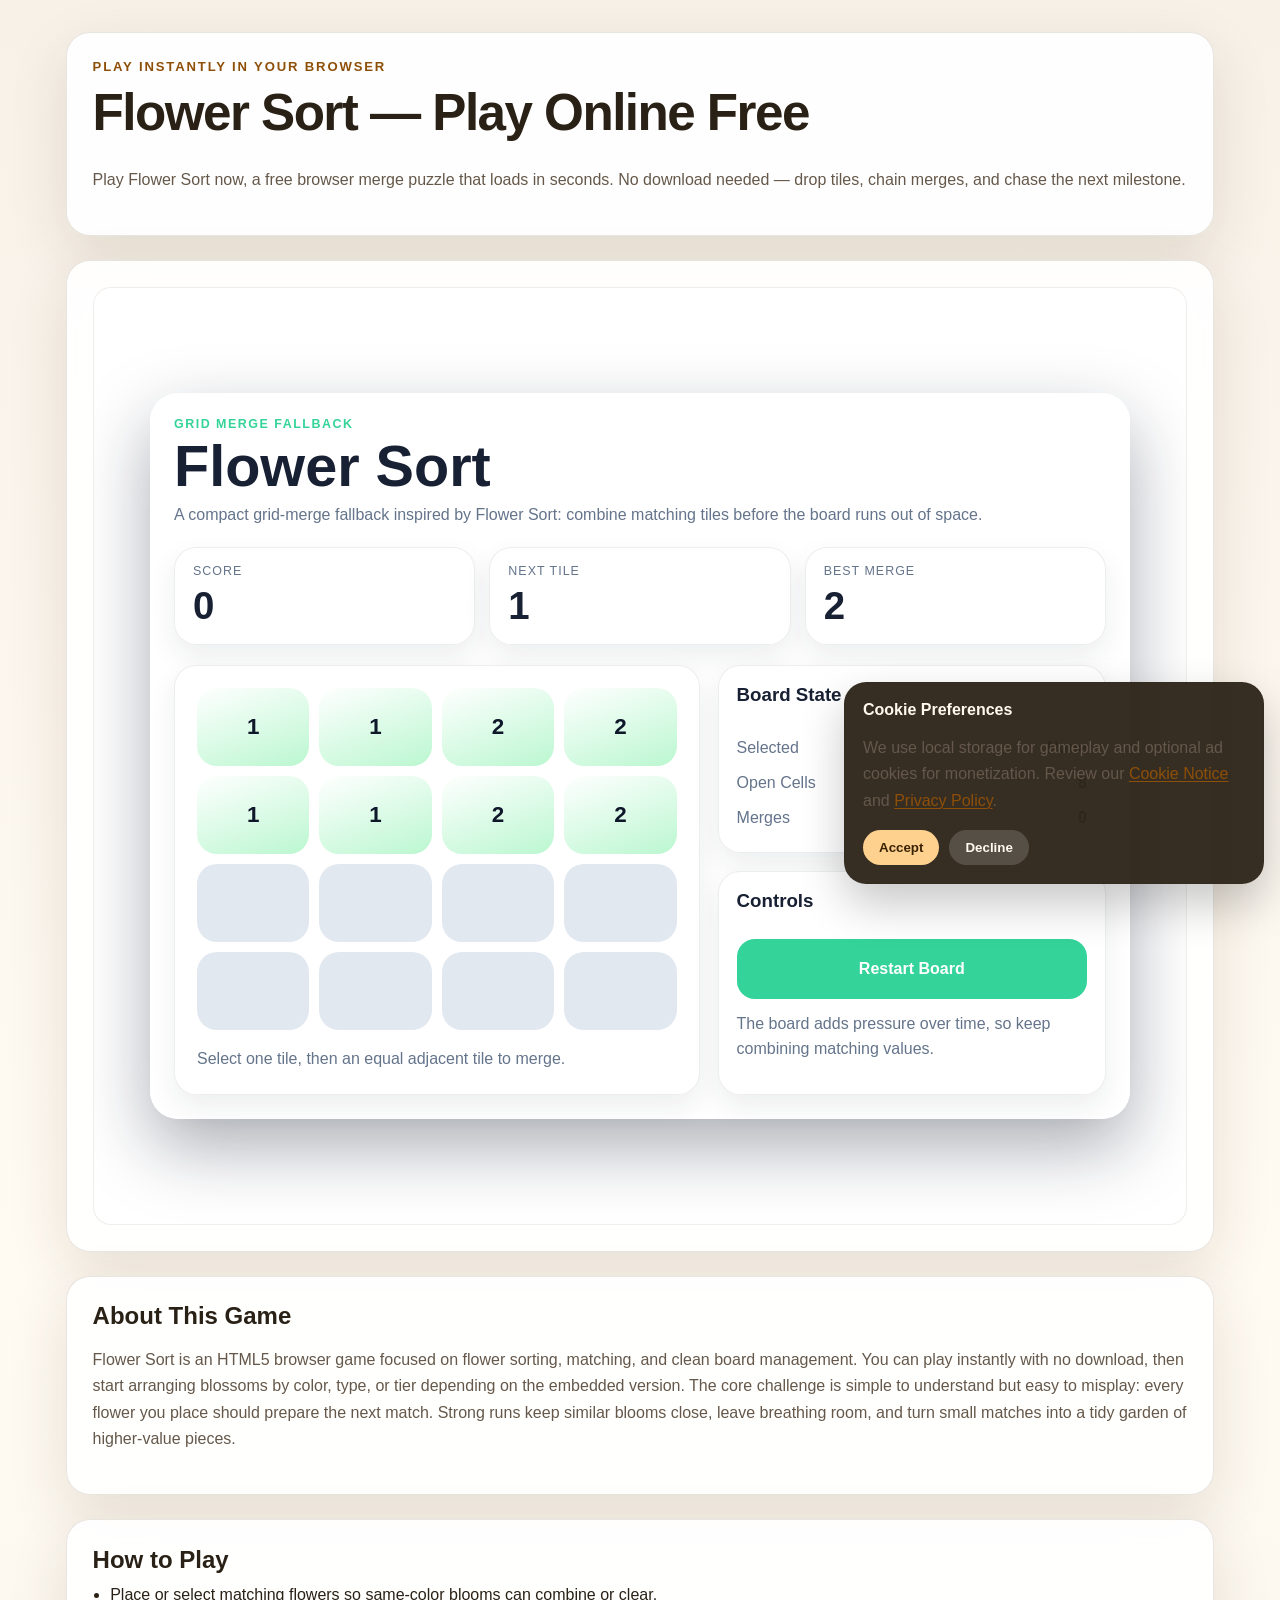
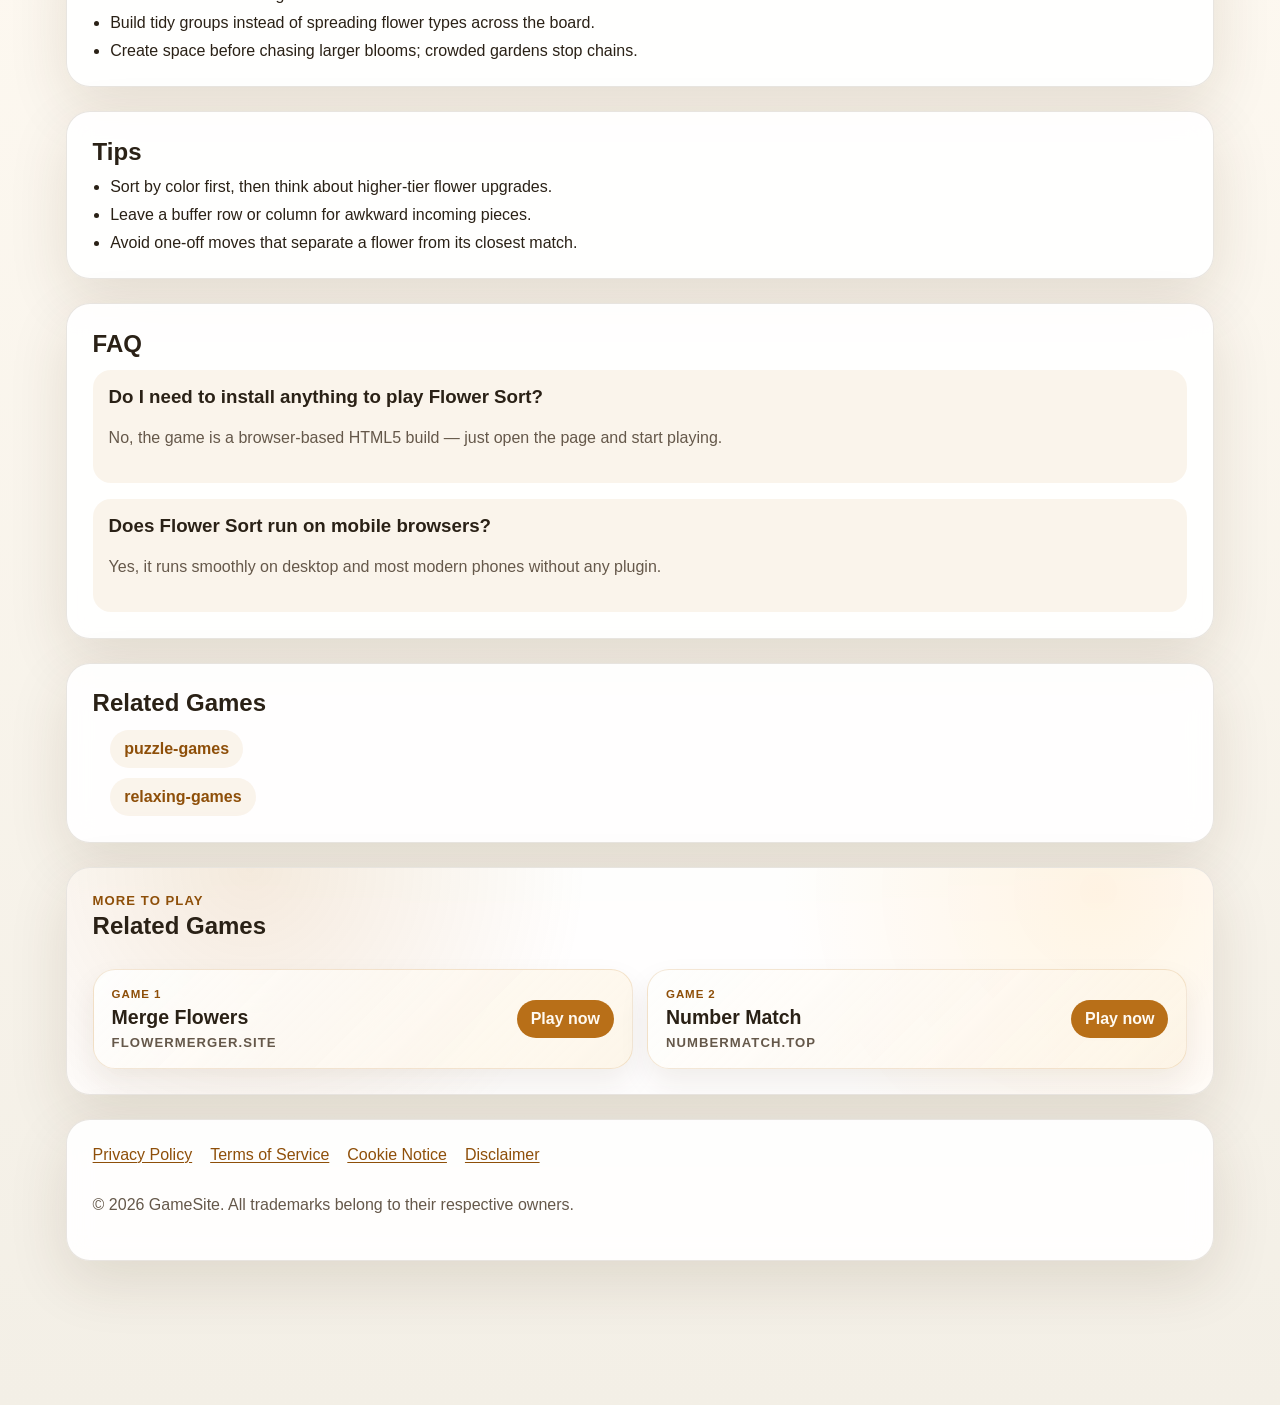
<file: index.html>
<!doctype html>
<html lang="en">
<head>
  <meta charset="utf-8">
  <meta name="viewport" content="width=device-width,initial-scale=1">
  <title>Play Flower Sort Online Free — No Download Browser Game</title>
  <meta http-equiv="refresh" content="0; url=/game/flower-sort">
  <link rel="canonical" href="https://flowersort.click/game/flower-sort">
  <script>location.replace("/game/flower-sort");</script>
</head>
<body>
  <p><a href="/game/flower-sort">Open Play Flower Sort Online Free — No Download Browser Game</a></p>
</body>
</html>
</file>
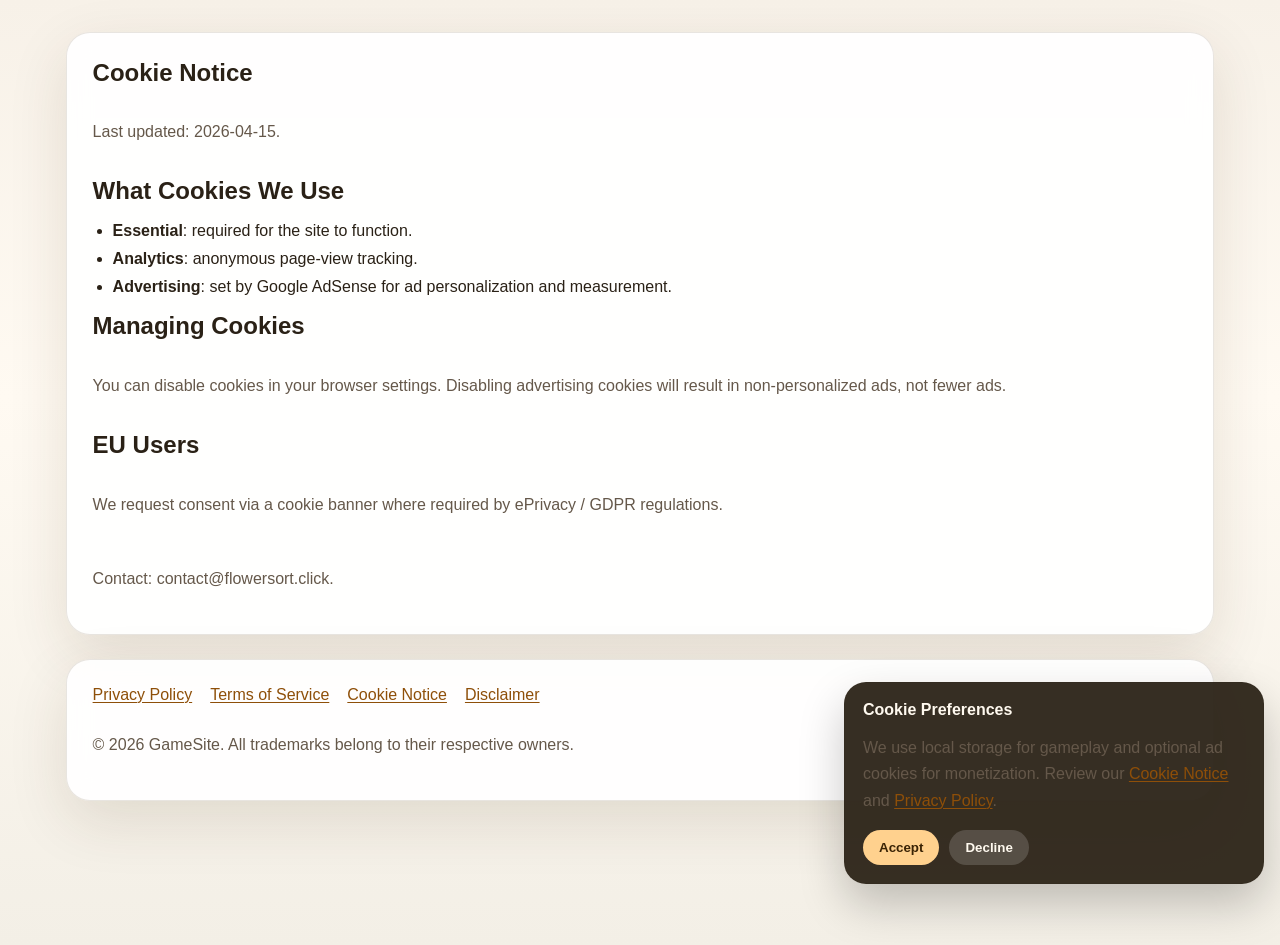
<file: cookies/index.html>
<!DOCTYPE html>
<html lang="en">
<head>
  <meta charset="utf-8">
  <meta name="viewport" content="width=device-width, initial-scale=1">
  <title>Cookie Notice</title>
  <meta name="description" content="Cookie Notice Last updated: 2026-04-15. What Cookies We Use Essential: required for the site to function. Analytics: anonymous page-view tracking. Advertising: ">
  <meta name="robots" content="index,follow,max-image-preview:large">
  <link rel="canonical" href="https://flowersort.click/cookies">
  <style>
  :root {
    --site-bg: linear-gradient(180deg, #f7f1e8 0%, #fffaf2 42%, #f3efe6 100%);
    --site-surface: rgba(255, 255, 255, 0.92);
    --site-border: rgba(69, 44, 12, 0.12);
    --site-shadow: 0 20px 60px rgba(69, 44, 12, 0.12);
    --site-text: #2a2116;
    --site-muted: #65584a;
    --site-accent: #b86f18;
    --site-accent-strong: #8e4f09;
    --site-radius: 24px;
  }

  * { box-sizing: border-box; }

  body.site-page {
    margin: 0;
    min-height: 100vh;
    font-family: "Segoe UI", Tahoma, Geneva, Verdana, sans-serif;
    color: var(--site-text);
    background: var(--site-bg);
    display: grid;
    grid-template-columns: minmax(0, 1fr);
    justify-items: center;
    padding: 0;
  }

  .site-shell {
    width: 100%;
    max-width: 1180px;
    margin: 0 auto;
    padding: 32px 16px 144px;
  }

  .site-aside {
    display: none;
  }

  @media (min-width: 1400px) {
    body.site-page {
      grid-template-columns: minmax(220px, 1fr) minmax(0, 1180px) minmax(220px, 1fr);
      column-gap: clamp(16px, 1.5vw, 32px);
      justify-items: stretch;
    }

    .site-aside {
      display: flex;
      flex-direction: column;
      align-items: center;
      padding: 32px 16px 96px;
      position: sticky;
      top: 24px;
      align-self: start;
      width: 100%;
      max-width: 360px;
    }

    .site-aside-left {
      justify-self: end;
    }

    .site-aside-right {
      justify-self: start;
    }

    .site-aside .ad-slot {
      width: 320px;
      min-height: 900px;
      align-self: center;
    }

    .site-aside .ad-slot-body {
      flex: 1 1 auto;
      min-height: 820px;
      display: flex;
      align-items: center;
      justify-content: center;
      text-align: center;
    }
  }

  .site-main {
    display: grid;
    gap: 24px;
  }

  .site-panel {
    background: var(--site-surface);
    border: 1px solid var(--site-border);
    border-radius: var(--site-radius);
    box-shadow: var(--site-shadow);
    backdrop-filter: blur(12px);
  }

  .page-hero,
  .page-section,
  .game-shell,
  .site-footer {
    padding: clamp(20px, 2vw, 32px);
  }

  .page-hero {
    display: grid;
    gap: 12px;
  }

  .page-eyebrow {
    color: var(--site-accent-strong);
    font-size: 0.82rem;
    letter-spacing: 0.14em;
    text-transform: uppercase;
    font-weight: 700;
  }

  .page-title {
    margin: 0;
    font-size: clamp(2rem, 4vw, 3.5rem);
    line-height: 1.05;
    letter-spacing: -0.03em;
  }

  .page-description,
  .page-section p,
  .site-meta,
  .site-footer p,
  .cookie-banner-copy,
  .card-desc,
  .tag-empty {
    color: var(--site-muted);
    line-height: 1.65;
  }

  .page-section h2,
  .page-section h3,
  .site-footer h2 {
    margin: 0 0 12px;
    line-height: 1.2;
  }

  .page-section ul {
    margin: 0;
    padding-left: 1.1rem;
    display: grid;
    gap: 10px;
  }

  .game-shell {
    display: grid;
    gap: 16px;
  }

  .game-frame {
    background: rgba(255, 255, 255, 0.88);
    border-radius: calc(var(--site-radius) - 6px);
    border: 1px solid rgba(69, 44, 12, 0.08);
    overflow: hidden;
  }

  .game-embed {
    padding: 18px;
  }

  .game-iframe-wrap {
    position: relative;
    width: 100%;
    aspect-ratio: 16 / 9;
    max-height: 80vh;
    border-radius: calc(var(--site-radius) - 12px);
    overflow: hidden;
    background: #000;
  }

  .game-iframe-wrap iframe {
    position: absolute;
    inset: 0;
    width: 100%;
    height: 100%;
    border: 0;
    display: block;
  }

  .game-embed-player {
    display: grid;
    gap: 14px;
  }

  .game-source-switcher {
    display: flex;
    flex-wrap: wrap;
    gap: 10px;
  }

  .game-source-button,
  .game-load-action,
  .game-load-link,
  .source-link-chip,
  .network-card {
    border-radius: 999px;
    text-decoration: none;
  }

  .game-source-button {
    border: 1px solid rgba(184, 111, 24, 0.22);
    background: rgba(184, 111, 24, 0.08);
    color: var(--site-text);
    padding: 10px 14px;
    font-weight: 700;
    cursor: pointer;
  }

  .game-source-button.is-active {
    background: rgba(184, 111, 24, 0.18);
    border-color: rgba(184, 111, 24, 0.38);
    color: var(--site-accent-strong);
  }

  .game-load-cover {
    position: absolute;
    inset: 0;
    z-index: 2;
    display: flex;
    align-items: center;
    justify-content: center;
    padding: 24px;
    background:
      radial-gradient(circle at top, rgba(69, 44, 12, 0.18), transparent 48%),
      linear-gradient(135deg, rgba(15, 21, 31, 0.92), rgba(37, 58, 91, 0.92));
    color: #fff9ef;
    text-align: left;
  }

  .game-load-cover[hidden] {
    display: none;
  }

  .game-load-card {
    width: min(460px, 100%);
    display: grid;
    gap: 12px;
    padding: 20px;
    border-radius: 22px;
    border: 1px solid rgba(255, 209, 142, 0.18);
    background: rgba(16, 20, 28, 0.82);
    box-shadow: 0 18px 40px rgba(0, 0, 0, 0.22);
  }

  .game-load-kicker {
    font-size: 0.76rem;
    font-weight: 700;
    letter-spacing: 0.14em;
    text-transform: uppercase;
    color: #ffd18e;
  }

  .game-load-title {
    font-size: clamp(1.1rem, 2vw, 1.4rem);
    line-height: 1.2;
  }

  .game-load-copy {
    margin: 0;
    color: rgba(255, 249, 239, 0.82);
    line-height: 1.6;
  }

  .game-load-actions {
    display: flex;
    flex-wrap: wrap;
    gap: 10px;
  }

  .game-load-action,
  .game-load-link {
    border: 1px solid rgba(255, 209, 142, 0.2);
    padding: 10px 16px;
    font-weight: 700;
  }

  .game-load-action {
    background: #ffd18e;
    color: #3a2305;
    cursor: pointer;
  }

  .game-load-link {
    color: #fff9ef;
    background: rgba(255, 255, 255, 0.08);
  }

  .game-source-links {
    display: grid;
    gap: 10px;
  }

  .game-source-links-label,
  .network-card-domain {
    font-size: 0.82rem;
    letter-spacing: 0.08em;
    text-transform: uppercase;
    color: var(--site-accent-strong);
    font-weight: 700;
  }

  .source-link-list {
    display: flex;
    flex-wrap: wrap;
    gap: 10px;
  }

  .source-link-chip {
    padding: 10px 14px;
    border: 1px solid rgba(184, 111, 24, 0.22);
    background: rgba(184, 111, 24, 0.08);
    color: var(--site-text);
    font-weight: 600;
  }

  .network-grid {
    display: grid;
    gap: 12px;
    grid-template-columns: repeat(auto-fit, minmax(220px, 1fr));
  }

  .network-card {
    display: grid;
    gap: 8px;
    padding: 16px;
    border: 1px solid rgba(184, 111, 24, 0.18);
    background: rgba(184, 111, 24, 0.06);
    color: inherit;
  }

  .network-card-title {
    font-weight: 800;
    font-size: 1rem;
  }

  .network-card-copy {
    color: var(--site-muted);
    line-height: 1.5;
  }

  .site-footer {
    display: grid;
    gap: 12px;
  }

  .site-footer .compliance {
    display: flex;
    flex-wrap: wrap;
    gap: 12px 18px;
  }

  .site-footer .compliance a,
  .inline-link,
  .related-list a,
  .card,
  .tag-card {
    color: inherit;
  }

  .site-footer .compliance a,
  .inline-link,
  .related-list a {
    color: var(--site-accent-strong);
    text-decoration-thickness: 0.08em;
    text-underline-offset: 0.14em;
  }

  .faq-list {
    display: grid;
    gap: 16px;
  }

  .faq-item {
    padding: 16px;
    border-radius: 18px;
    background: rgba(184, 111, 24, 0.08);
  }

  .faq-item h3 {
    margin-bottom: 8px;
  }

  .related-list {
    list-style: none;
    padding: 0;
    display: flex;
    flex-wrap: wrap;
    gap: 10px;
  }

  .related-list li a {
    display: inline-flex;
    align-items: center;
    gap: 6px;
    padding: 10px 14px;
    border-radius: 999px;
    background: rgba(184, 111, 24, 0.08);
    text-decoration: none;
    font-weight: 600;
  }

  .ad-slot {
    display: grid;
    gap: 10px;
    padding: 18px;
    border-radius: 20px;
    border: 1px dashed rgba(184, 111, 24, 0.28);
    background: rgba(184, 111, 24, 0.06);
  }

  .ad-slot-banner .ad-slot-body,
  .ad-slot-billboard .ad-slot-body,
  .ad-slot-native .ad-slot-body,
  .ad-slot-skyscraper .ad-slot-body,
  .ad-slot-sticky .ad-slot-body {
    display: flex;
    align-items: center;
    justify-content: center;
    text-align: center;
  }

  .ad-slot-billboard {
    min-height: 220px;
    background: linear-gradient(135deg, rgba(184, 111, 24, 0.12), rgba(255, 219, 168, 0.24));
  }

  .ad-slot-billboard .ad-slot-body {
    min-height: 150px;
  }

  .ad-slot-banner {
    min-height: 170px;
  }

  .ad-slot-banner .ad-slot-body {
    min-height: 118px;
  }

  .ad-slot-native {
    min-height: 220px;
  }

  .ad-slot-native .ad-slot-body {
    min-height: 150px;
  }

  .ad-slot-skyscraper {
    min-height: 900px;
  }

  .ad-slot-skyscraper .ad-slot-body {
    min-height: 820px;
  }

  .ad-slot-sticky {
    position: fixed;
    left: 12px;
    right: 12px;
    bottom: 12px;
    z-index: 25;
    min-height: 108px;
    box-shadow: 0 18px 45px rgba(69, 44, 12, 0.18);
    backdrop-filter: blur(16px);
  }

  .ad-slot-sticky .ad-slot-body {
    min-height: 68px;
  }

  .ad-slot-label {
    font-size: 0.72rem;
    font-weight: 700;
    letter-spacing: 0.14em;
    text-transform: uppercase;
    color: var(--site-accent-strong);
  }

  .ad-slot-message,
  .ad-slot-placeholder {
    margin: 0;
    color: var(--site-muted);
    font-size: 0.95rem;
  }

  .cookie-banner {
    position: fixed;
    right: 16px;
    bottom: 132px;
    z-index: 30;
    width: min(420px, calc(100vw - 32px));
    padding: 18px;
    border-radius: 22px;
    border: 1px solid rgba(42, 33, 22, 0.1);
    background: rgba(42, 33, 22, 0.94);
    color: #fff9ef;
    box-shadow: 0 20px 45px rgba(0, 0, 0, 0.22);
  }

  .cookie-banner[hidden] { display: none; }

  .cookie-banner-actions {
    margin-top: 14px;
    display: flex;
    flex-wrap: wrap;
    gap: 10px;
  }

  .cookie-banner button {
    border: none;
    border-radius: 999px;
    padding: 10px 16px;
    cursor: pointer;
    font-weight: 700;
  }

  .cookie-banner button[data-cookie-action="accept"] {
    background: #ffd18e;
    color: #3a2305;
  }

  .cookie-banner button[data-cookie-action="decline"] {
    background: rgba(255, 255, 255, 0.16);
    color: #fff9ef;
  }

  @media (min-width: 980px) {
    .ad-slot-sticky {
      display: none;
    }

    .cookie-banner {
      bottom: 16px;
    }
  }

  @media (max-width: 720px) {
    .site-shell { padding-top: 20px; }
    .game-embed { padding: 12px; }
    .cookie-banner { left: 16px; right: 16px; width: auto; bottom: 144px; }
    .game-load-cover { padding: 14px; }
    .game-load-card { padding: 16px; }
    .game-source-switcher,
    .game-load-actions,
    .source-link-list { flex-direction: column; }
    .game-source-button,
    .game-load-action,
    .game-load-link,
    .source-link-chip { width: 100%; justify-content: center; text-align: center; }
    .ad-slot-billboard { min-height: 180px; }
    .ad-slot-banner { min-height: 150px; }
    .ad-slot-native { min-height: 190px; }
    .ad-slot-sticky { left: 10px; right: 10px; bottom: 10px; }
  }


  .legal-copy {
    display: grid;
    gap: 16px;
  }

  .legal-copy h1,
  .legal-copy h2 {
    margin: 0;
  }

  .legal-copy ul {
    margin: 0;
    padding-left: 1.25rem;
  }
</style>
</head>
<body class="site-page">
  <div class="site-shell">
    <main class="site-main">
      
      <section class="site-panel page-section legal-copy">
        <h1>Cookie Notice</h1>
<p>Last updated: 2026-04-15.</p>

<h2>What Cookies We Use</h2>
<ul>
  <li><strong>Essential</strong>: required for the site to function.</li>
  <li><strong>Analytics</strong>: anonymous page-view tracking.</li>
  <li><strong>Advertising</strong>: set by Google AdSense for ad personalization and measurement.</li>
</ul>

<h2>Managing Cookies</h2>
<p>You can disable cookies in your browser settings. Disabling advertising cookies will result in non-personalized ads, not fewer ads.</p>

<h2>EU Users</h2>
<p>We request consent via a cookie banner where required by ePrivacy / GDPR regulations.</p>

<p>Contact: contact@flowersort.click.</p>
      </section>
    
      <footer class="site-panel site-footer"><nav class="compliance">
  <a href="/privacy">Privacy Policy</a>
  <a href="/terms">Terms of Service</a>
  <a href="/cookies">Cookie Notice</a>
  <a href="/disclaimer">Disclaimer</a>
</nav>
<p class="copy">© 2026 GameSite. All trademarks belong to their respective owners.</p>
</footer>
    </main>
    
    <aside class="cookie-banner" data-cookie-banner hidden>
      <strong>Cookie Preferences</strong>
      <p class="cookie-banner-copy">
        We use local storage for gameplay and optional ad cookies for monetization.
        Review our <a class="inline-link" href="/cookies">Cookie Notice</a> and
        <a class="inline-link" href="/privacy">Privacy Policy</a>.
      </p>
      <div class="cookie-banner-actions">
        <button type="button" data-cookie-action="accept">Accept</button>
        <button type="button" data-cookie-action="decline">Decline</button>
      </div>
    </aside>
  
  </div>
  <script>
    (() => {
      const consentConfig = {"enabled":true,"storageKey":"gamesite_cookie_consent"};
      const adRuntime = {"mode":"placeholder","loaderEnabled":false,"slots":[]};
      const banner = document.querySelector("[data-cookie-banner]");
      const storageKey = consentConfig.storageKey;
      let adsBooted = false;

      function readConsent() {
        try {
          return window.localStorage.getItem(storageKey);
        } catch {
          return null;
        }
      }

      function writeConsent(value) {
        try {
          window.localStorage.setItem(storageKey, value);
        } catch {
          /* ignore */
        }
      }

      function setBannerVisible(visible) {
        if (!banner) return;
        banner.hidden = !visible;
      }

      function renderAds() {
        if (adsBooted || adRuntime.mode !== "inject" || !adRuntime.slots.length) return;

        const slotMap = new Map(adRuntime.slots.map((slot) => [slot.name, slot]));
        const mountAds = () => {
          document.querySelectorAll("[data-ad-slot][data-ad-runtime='inject']").forEach((node) => {
            const slotName = node.getAttribute("data-ad-slot") || "";
            const slot = slotMap.get(slotName);
            const body = node.querySelector(".ad-slot-body");
            if (!slot || !body || body.getAttribute("data-loaded") === "true") return;
            body.innerHTML = slot.markupHtml;
            body.setAttribute("data-loaded", "true");
            try {
              (window.adsbygoogle = window.adsbygoogle || []).push({});
            } catch (error) {
              console.warn("[ads] failed to initialize slot", slotName, error);
            }
          });
          adsBooted = true;
        };

        if (adRuntime.loaderEnabled && adRuntime.loaderSrc) {
          const existing = document.querySelector("script[data-ad-loader='adsense']");
          if (existing && existing.getAttribute("data-loaded") === "true") {
            mountAds();
            return;
          }
          if (existing) {
            existing.addEventListener("load", mountAds, { once: true });
            return;
          }
          const loader = document.createElement("script");
          loader.async = true;
          loader.src = adRuntime.loaderSrc;
          loader.crossOrigin = "anonymous";
          loader.setAttribute("data-ad-loader", "adsense");
          loader.addEventListener("load", () => {
            loader.setAttribute("data-loaded", "true");
            mountAds();
          }, { once: true });
          loader.addEventListener("error", () => {
            console.warn("[ads] failed to load ad script");
          }, { once: true });
          document.head.appendChild(loader);
          return;
        }

        mountAds();
      }

      function applyConsent(consented) {
        document.body.dataset.cookieConsent = consented ? "accepted" : "declined";
        if (consented) renderAds();
      }

      if (!consentConfig.enabled) {
        applyConsent(true);
        setBannerVisible(false);
        return;
      }

      const stored = readConsent();
      if (stored === "accepted" || stored === "declined") {
        setBannerVisible(false);
        applyConsent(stored === "accepted");
      } else {
        setBannerVisible(true);
        applyConsent(false);
      }

      document.querySelector("[data-cookie-action='accept']")?.addEventListener("click", () => {
        writeConsent("accepted");
        setBannerVisible(false);
        applyConsent(true);
      });

      document.querySelector("[data-cookie-action='decline']")?.addEventListener("click", () => {
        writeConsent("declined");
        setBannerVisible(false);
        applyConsent(false);
      });
    })();
  </script>
</body>
</html>
</file>
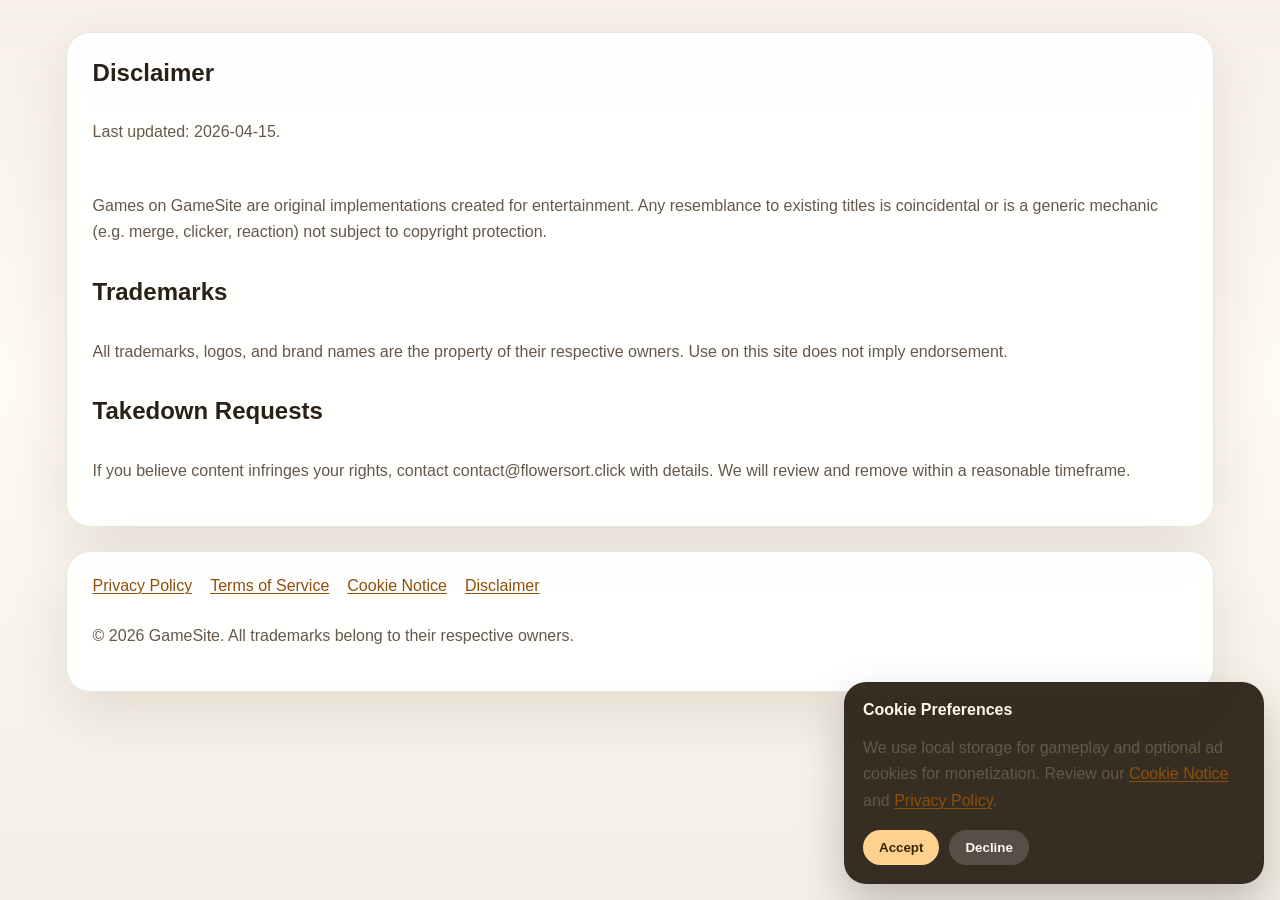
<file: disclaimer/index.html>
<!DOCTYPE html>
<html lang="en">
<head>
  <meta charset="utf-8">
  <meta name="viewport" content="width=device-width, initial-scale=1">
  <title>Disclaimer</title>
  <meta name="description" content="Disclaimer Last updated: 2026-04-15. Games on GameSite are original implementations created for entertainment. Any resemblance to existing titles is coincidenta">
  <meta name="robots" content="index,follow,max-image-preview:large">
  <link rel="canonical" href="https://flowersort.click/disclaimer">
  <style>
  :root {
    --site-bg: linear-gradient(180deg, #f7f1e8 0%, #fffaf2 42%, #f3efe6 100%);
    --site-surface: rgba(255, 255, 255, 0.92);
    --site-border: rgba(69, 44, 12, 0.12);
    --site-shadow: 0 20px 60px rgba(69, 44, 12, 0.12);
    --site-text: #2a2116;
    --site-muted: #65584a;
    --site-accent: #b86f18;
    --site-accent-strong: #8e4f09;
    --site-radius: 24px;
  }

  * { box-sizing: border-box; }

  body.site-page {
    margin: 0;
    min-height: 100vh;
    font-family: "Segoe UI", Tahoma, Geneva, Verdana, sans-serif;
    color: var(--site-text);
    background: var(--site-bg);
    display: grid;
    grid-template-columns: minmax(0, 1fr);
    justify-items: center;
    padding: 0;
  }

  .site-shell {
    width: 100%;
    max-width: 1180px;
    margin: 0 auto;
    padding: 32px 16px 144px;
  }

  .site-aside {
    display: none;
  }

  @media (min-width: 1400px) {
    body.site-page {
      grid-template-columns: minmax(220px, 1fr) minmax(0, 1180px) minmax(220px, 1fr);
      column-gap: clamp(16px, 1.5vw, 32px);
      justify-items: stretch;
    }

    .site-aside {
      display: flex;
      flex-direction: column;
      align-items: center;
      padding: 32px 16px 96px;
      position: sticky;
      top: 24px;
      align-self: start;
      width: 100%;
      max-width: 360px;
    }

    .site-aside-left {
      justify-self: end;
    }

    .site-aside-right {
      justify-self: start;
    }

    .site-aside .ad-slot {
      width: 320px;
      min-height: 900px;
      align-self: center;
    }

    .site-aside .ad-slot-body {
      flex: 1 1 auto;
      min-height: 820px;
      display: flex;
      align-items: center;
      justify-content: center;
      text-align: center;
    }
  }

  .site-main {
    display: grid;
    gap: 24px;
  }

  .site-panel {
    background: var(--site-surface);
    border: 1px solid var(--site-border);
    border-radius: var(--site-radius);
    box-shadow: var(--site-shadow);
    backdrop-filter: blur(12px);
  }

  .page-hero,
  .page-section,
  .game-shell,
  .site-footer {
    padding: clamp(20px, 2vw, 32px);
  }

  .page-hero {
    display: grid;
    gap: 12px;
  }

  .page-eyebrow {
    color: var(--site-accent-strong);
    font-size: 0.82rem;
    letter-spacing: 0.14em;
    text-transform: uppercase;
    font-weight: 700;
  }

  .page-title {
    margin: 0;
    font-size: clamp(2rem, 4vw, 3.5rem);
    line-height: 1.05;
    letter-spacing: -0.03em;
  }

  .page-description,
  .page-section p,
  .site-meta,
  .site-footer p,
  .cookie-banner-copy,
  .card-desc,
  .tag-empty {
    color: var(--site-muted);
    line-height: 1.65;
  }

  .page-section h2,
  .page-section h3,
  .site-footer h2 {
    margin: 0 0 12px;
    line-height: 1.2;
  }

  .page-section ul {
    margin: 0;
    padding-left: 1.1rem;
    display: grid;
    gap: 10px;
  }

  .game-shell {
    display: grid;
    gap: 16px;
  }

  .game-frame {
    background: rgba(255, 255, 255, 0.88);
    border-radius: calc(var(--site-radius) - 6px);
    border: 1px solid rgba(69, 44, 12, 0.08);
    overflow: hidden;
  }

  .game-embed {
    padding: 18px;
  }

  .game-iframe-wrap {
    position: relative;
    width: 100%;
    aspect-ratio: 16 / 9;
    max-height: 80vh;
    border-radius: calc(var(--site-radius) - 12px);
    overflow: hidden;
    background: #000;
  }

  .game-iframe-wrap iframe {
    position: absolute;
    inset: 0;
    width: 100%;
    height: 100%;
    border: 0;
    display: block;
  }

  .game-embed-player {
    display: grid;
    gap: 14px;
  }

  .game-source-switcher {
    display: flex;
    flex-wrap: wrap;
    gap: 10px;
  }

  .game-source-button,
  .game-load-action,
  .game-load-link,
  .source-link-chip,
  .network-card {
    border-radius: 999px;
    text-decoration: none;
  }

  .game-source-button {
    border: 1px solid rgba(184, 111, 24, 0.22);
    background: rgba(184, 111, 24, 0.08);
    color: var(--site-text);
    padding: 10px 14px;
    font-weight: 700;
    cursor: pointer;
  }

  .game-source-button.is-active {
    background: rgba(184, 111, 24, 0.18);
    border-color: rgba(184, 111, 24, 0.38);
    color: var(--site-accent-strong);
  }

  .game-load-cover {
    position: absolute;
    inset: 0;
    z-index: 2;
    display: flex;
    align-items: center;
    justify-content: center;
    padding: 24px;
    background:
      radial-gradient(circle at top, rgba(69, 44, 12, 0.18), transparent 48%),
      linear-gradient(135deg, rgba(15, 21, 31, 0.92), rgba(37, 58, 91, 0.92));
    color: #fff9ef;
    text-align: left;
  }

  .game-load-cover[hidden] {
    display: none;
  }

  .game-load-card {
    width: min(460px, 100%);
    display: grid;
    gap: 12px;
    padding: 20px;
    border-radius: 22px;
    border: 1px solid rgba(255, 209, 142, 0.18);
    background: rgba(16, 20, 28, 0.82);
    box-shadow: 0 18px 40px rgba(0, 0, 0, 0.22);
  }

  .game-load-kicker {
    font-size: 0.76rem;
    font-weight: 700;
    letter-spacing: 0.14em;
    text-transform: uppercase;
    color: #ffd18e;
  }

  .game-load-title {
    font-size: clamp(1.1rem, 2vw, 1.4rem);
    line-height: 1.2;
  }

  .game-load-copy {
    margin: 0;
    color: rgba(255, 249, 239, 0.82);
    line-height: 1.6;
  }

  .game-load-actions {
    display: flex;
    flex-wrap: wrap;
    gap: 10px;
  }

  .game-load-action,
  .game-load-link {
    border: 1px solid rgba(255, 209, 142, 0.2);
    padding: 10px 16px;
    font-weight: 700;
  }

  .game-load-action {
    background: #ffd18e;
    color: #3a2305;
    cursor: pointer;
  }

  .game-load-link {
    color: #fff9ef;
    background: rgba(255, 255, 255, 0.08);
  }

  .game-source-links {
    display: grid;
    gap: 10px;
  }

  .game-source-links-label,
  .network-card-domain {
    font-size: 0.82rem;
    letter-spacing: 0.08em;
    text-transform: uppercase;
    color: var(--site-accent-strong);
    font-weight: 700;
  }

  .source-link-list {
    display: flex;
    flex-wrap: wrap;
    gap: 10px;
  }

  .source-link-chip {
    padding: 10px 14px;
    border: 1px solid rgba(184, 111, 24, 0.22);
    background: rgba(184, 111, 24, 0.08);
    color: var(--site-text);
    font-weight: 600;
  }

  .network-grid {
    display: grid;
    gap: 12px;
    grid-template-columns: repeat(auto-fit, minmax(220px, 1fr));
  }

  .network-card {
    display: grid;
    gap: 8px;
    padding: 16px;
    border: 1px solid rgba(184, 111, 24, 0.18);
    background: rgba(184, 111, 24, 0.06);
    color: inherit;
  }

  .network-card-title {
    font-weight: 800;
    font-size: 1rem;
  }

  .network-card-copy {
    color: var(--site-muted);
    line-height: 1.5;
  }

  .site-footer {
    display: grid;
    gap: 12px;
  }

  .site-footer .compliance {
    display: flex;
    flex-wrap: wrap;
    gap: 12px 18px;
  }

  .site-footer .compliance a,
  .inline-link,
  .related-list a,
  .card,
  .tag-card {
    color: inherit;
  }

  .site-footer .compliance a,
  .inline-link,
  .related-list a {
    color: var(--site-accent-strong);
    text-decoration-thickness: 0.08em;
    text-underline-offset: 0.14em;
  }

  .faq-list {
    display: grid;
    gap: 16px;
  }

  .faq-item {
    padding: 16px;
    border-radius: 18px;
    background: rgba(184, 111, 24, 0.08);
  }

  .faq-item h3 {
    margin-bottom: 8px;
  }

  .related-list {
    list-style: none;
    padding: 0;
    display: flex;
    flex-wrap: wrap;
    gap: 10px;
  }

  .related-list li a {
    display: inline-flex;
    align-items: center;
    gap: 6px;
    padding: 10px 14px;
    border-radius: 999px;
    background: rgba(184, 111, 24, 0.08);
    text-decoration: none;
    font-weight: 600;
  }

  .ad-slot {
    display: grid;
    gap: 10px;
    padding: 18px;
    border-radius: 20px;
    border: 1px dashed rgba(184, 111, 24, 0.28);
    background: rgba(184, 111, 24, 0.06);
  }

  .ad-slot-banner .ad-slot-body,
  .ad-slot-billboard .ad-slot-body,
  .ad-slot-native .ad-slot-body,
  .ad-slot-skyscraper .ad-slot-body,
  .ad-slot-sticky .ad-slot-body {
    display: flex;
    align-items: center;
    justify-content: center;
    text-align: center;
  }

  .ad-slot-billboard {
    min-height: 220px;
    background: linear-gradient(135deg, rgba(184, 111, 24, 0.12), rgba(255, 219, 168, 0.24));
  }

  .ad-slot-billboard .ad-slot-body {
    min-height: 150px;
  }

  .ad-slot-banner {
    min-height: 170px;
  }

  .ad-slot-banner .ad-slot-body {
    min-height: 118px;
  }

  .ad-slot-native {
    min-height: 220px;
  }

  .ad-slot-native .ad-slot-body {
    min-height: 150px;
  }

  .ad-slot-skyscraper {
    min-height: 900px;
  }

  .ad-slot-skyscraper .ad-slot-body {
    min-height: 820px;
  }

  .ad-slot-sticky {
    position: fixed;
    left: 12px;
    right: 12px;
    bottom: 12px;
    z-index: 25;
    min-height: 108px;
    box-shadow: 0 18px 45px rgba(69, 44, 12, 0.18);
    backdrop-filter: blur(16px);
  }

  .ad-slot-sticky .ad-slot-body {
    min-height: 68px;
  }

  .ad-slot-label {
    font-size: 0.72rem;
    font-weight: 700;
    letter-spacing: 0.14em;
    text-transform: uppercase;
    color: var(--site-accent-strong);
  }

  .ad-slot-message,
  .ad-slot-placeholder {
    margin: 0;
    color: var(--site-muted);
    font-size: 0.95rem;
  }

  .cookie-banner {
    position: fixed;
    right: 16px;
    bottom: 132px;
    z-index: 30;
    width: min(420px, calc(100vw - 32px));
    padding: 18px;
    border-radius: 22px;
    border: 1px solid rgba(42, 33, 22, 0.1);
    background: rgba(42, 33, 22, 0.94);
    color: #fff9ef;
    box-shadow: 0 20px 45px rgba(0, 0, 0, 0.22);
  }

  .cookie-banner[hidden] { display: none; }

  .cookie-banner-actions {
    margin-top: 14px;
    display: flex;
    flex-wrap: wrap;
    gap: 10px;
  }

  .cookie-banner button {
    border: none;
    border-radius: 999px;
    padding: 10px 16px;
    cursor: pointer;
    font-weight: 700;
  }

  .cookie-banner button[data-cookie-action="accept"] {
    background: #ffd18e;
    color: #3a2305;
  }

  .cookie-banner button[data-cookie-action="decline"] {
    background: rgba(255, 255, 255, 0.16);
    color: #fff9ef;
  }

  @media (min-width: 980px) {
    .ad-slot-sticky {
      display: none;
    }

    .cookie-banner {
      bottom: 16px;
    }
  }

  @media (max-width: 720px) {
    .site-shell { padding-top: 20px; }
    .game-embed { padding: 12px; }
    .cookie-banner { left: 16px; right: 16px; width: auto; bottom: 144px; }
    .game-load-cover { padding: 14px; }
    .game-load-card { padding: 16px; }
    .game-source-switcher,
    .game-load-actions,
    .source-link-list { flex-direction: column; }
    .game-source-button,
    .game-load-action,
    .game-load-link,
    .source-link-chip { width: 100%; justify-content: center; text-align: center; }
    .ad-slot-billboard { min-height: 180px; }
    .ad-slot-banner { min-height: 150px; }
    .ad-slot-native { min-height: 190px; }
    .ad-slot-sticky { left: 10px; right: 10px; bottom: 10px; }
  }


  .legal-copy {
    display: grid;
    gap: 16px;
  }

  .legal-copy h1,
  .legal-copy h2 {
    margin: 0;
  }

  .legal-copy ul {
    margin: 0;
    padding-left: 1.25rem;
  }
</style>
</head>
<body class="site-page">
  <div class="site-shell">
    <main class="site-main">
      
      <section class="site-panel page-section legal-copy">
        <h1>Disclaimer</h1>
<p>Last updated: 2026-04-15.</p>

<p>Games on GameSite are original implementations created for entertainment. Any resemblance to existing titles is coincidental
or is a generic mechanic (e.g. merge, clicker, reaction) not subject to copyright protection.</p>

<h2>Trademarks</h2>
<p>All trademarks, logos, and brand names are the property of their respective owners. Use on this site does not imply endorsement.</p>

<h2>Takedown Requests</h2>
<p>If you believe content infringes your rights, contact contact@flowersort.click with details. We will review and remove within a reasonable timeframe.</p>
      </section>
    
      <footer class="site-panel site-footer"><nav class="compliance">
  <a href="/privacy">Privacy Policy</a>
  <a href="/terms">Terms of Service</a>
  <a href="/cookies">Cookie Notice</a>
  <a href="/disclaimer">Disclaimer</a>
</nav>
<p class="copy">© 2026 GameSite. All trademarks belong to their respective owners.</p>
</footer>
    </main>
    
    <aside class="cookie-banner" data-cookie-banner hidden>
      <strong>Cookie Preferences</strong>
      <p class="cookie-banner-copy">
        We use local storage for gameplay and optional ad cookies for monetization.
        Review our <a class="inline-link" href="/cookies">Cookie Notice</a> and
        <a class="inline-link" href="/privacy">Privacy Policy</a>.
      </p>
      <div class="cookie-banner-actions">
        <button type="button" data-cookie-action="accept">Accept</button>
        <button type="button" data-cookie-action="decline">Decline</button>
      </div>
    </aside>
  
  </div>
  <script>
    (() => {
      const consentConfig = {"enabled":true,"storageKey":"gamesite_cookie_consent"};
      const adRuntime = {"mode":"placeholder","loaderEnabled":false,"slots":[]};
      const banner = document.querySelector("[data-cookie-banner]");
      const storageKey = consentConfig.storageKey;
      let adsBooted = false;

      function readConsent() {
        try {
          return window.localStorage.getItem(storageKey);
        } catch {
          return null;
        }
      }

      function writeConsent(value) {
        try {
          window.localStorage.setItem(storageKey, value);
        } catch {
          /* ignore */
        }
      }

      function setBannerVisible(visible) {
        if (!banner) return;
        banner.hidden = !visible;
      }

      function renderAds() {
        if (adsBooted || adRuntime.mode !== "inject" || !adRuntime.slots.length) return;

        const slotMap = new Map(adRuntime.slots.map((slot) => [slot.name, slot]));
        const mountAds = () => {
          document.querySelectorAll("[data-ad-slot][data-ad-runtime='inject']").forEach((node) => {
            const slotName = node.getAttribute("data-ad-slot") || "";
            const slot = slotMap.get(slotName);
            const body = node.querySelector(".ad-slot-body");
            if (!slot || !body || body.getAttribute("data-loaded") === "true") return;
            body.innerHTML = slot.markupHtml;
            body.setAttribute("data-loaded", "true");
            try {
              (window.adsbygoogle = window.adsbygoogle || []).push({});
            } catch (error) {
              console.warn("[ads] failed to initialize slot", slotName, error);
            }
          });
          adsBooted = true;
        };

        if (adRuntime.loaderEnabled && adRuntime.loaderSrc) {
          const existing = document.querySelector("script[data-ad-loader='adsense']");
          if (existing && existing.getAttribute("data-loaded") === "true") {
            mountAds();
            return;
          }
          if (existing) {
            existing.addEventListener("load", mountAds, { once: true });
            return;
          }
          const loader = document.createElement("script");
          loader.async = true;
          loader.src = adRuntime.loaderSrc;
          loader.crossOrigin = "anonymous";
          loader.setAttribute("data-ad-loader", "adsense");
          loader.addEventListener("load", () => {
            loader.setAttribute("data-loaded", "true");
            mountAds();
          }, { once: true });
          loader.addEventListener("error", () => {
            console.warn("[ads] failed to load ad script");
          }, { once: true });
          document.head.appendChild(loader);
          return;
        }

        mountAds();
      }

      function applyConsent(consented) {
        document.body.dataset.cookieConsent = consented ? "accepted" : "declined";
        if (consented) renderAds();
      }

      if (!consentConfig.enabled) {
        applyConsent(true);
        setBannerVisible(false);
        return;
      }

      const stored = readConsent();
      if (stored === "accepted" || stored === "declined") {
        setBannerVisible(false);
        applyConsent(stored === "accepted");
      } else {
        setBannerVisible(true);
        applyConsent(false);
      }

      document.querySelector("[data-cookie-action='accept']")?.addEventListener("click", () => {
        writeConsent("accepted");
        setBannerVisible(false);
        applyConsent(true);
      });

      document.querySelector("[data-cookie-action='decline']")?.addEventListener("click", () => {
        writeConsent("declined");
        setBannerVisible(false);
        applyConsent(false);
      });
    })();
  </script>
</body>
</html>
</file>
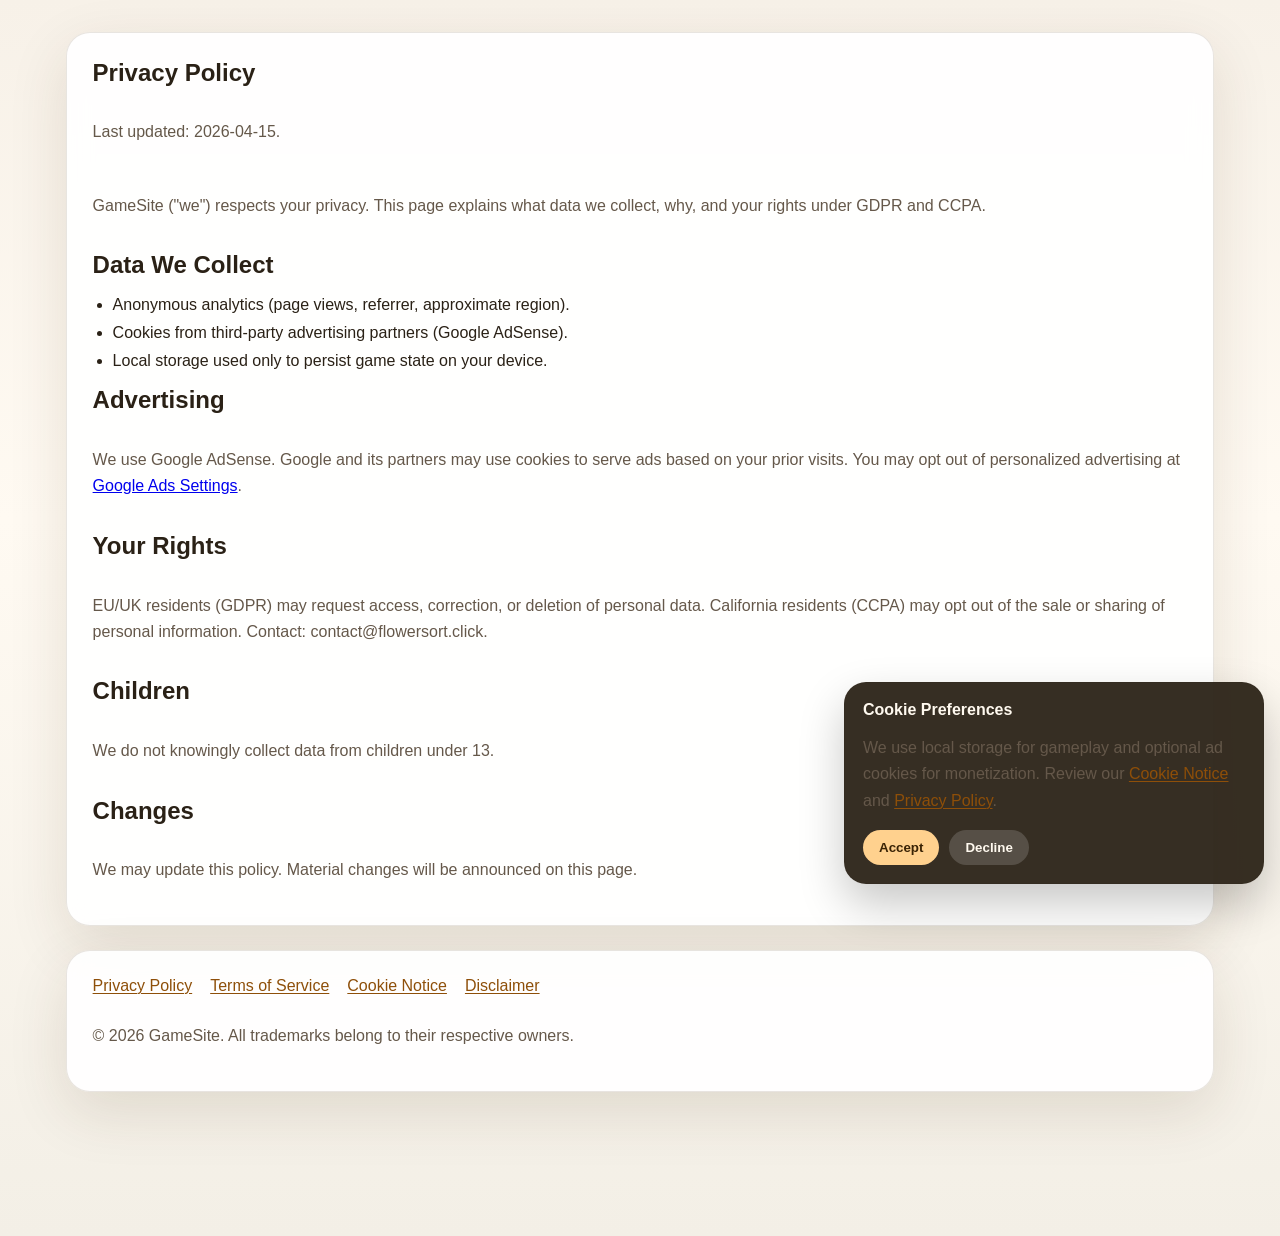
<file: privacy/index.html>
<!DOCTYPE html>
<html lang="en">
<head>
  <meta charset="utf-8">
  <meta name="viewport" content="width=device-width, initial-scale=1">
  <title>Privacy Policy</title>
  <meta name="description" content="Privacy Policy Last updated: 2026-04-15. GameSite (&quot;we&quot;) respects your privacy. This page explains what data we collect, why, and your rights under GDPR and CCP">
  <meta name="robots" content="index,follow,max-image-preview:large">
  <link rel="canonical" href="https://flowersort.click/privacy">
  <style>
  :root {
    --site-bg: linear-gradient(180deg, #f7f1e8 0%, #fffaf2 42%, #f3efe6 100%);
    --site-surface: rgba(255, 255, 255, 0.92);
    --site-border: rgba(69, 44, 12, 0.12);
    --site-shadow: 0 20px 60px rgba(69, 44, 12, 0.12);
    --site-text: #2a2116;
    --site-muted: #65584a;
    --site-accent: #b86f18;
    --site-accent-strong: #8e4f09;
    --site-radius: 24px;
  }

  * { box-sizing: border-box; }

  body.site-page {
    margin: 0;
    min-height: 100vh;
    font-family: "Segoe UI", Tahoma, Geneva, Verdana, sans-serif;
    color: var(--site-text);
    background: var(--site-bg);
    display: grid;
    grid-template-columns: minmax(0, 1fr);
    justify-items: center;
    padding: 0;
  }

  .site-shell {
    width: 100%;
    max-width: 1180px;
    margin: 0 auto;
    padding: 32px 16px 144px;
  }

  .site-aside {
    display: none;
  }

  @media (min-width: 1400px) {
    body.site-page {
      grid-template-columns: minmax(220px, 1fr) minmax(0, 1180px) minmax(220px, 1fr);
      column-gap: clamp(16px, 1.5vw, 32px);
      justify-items: stretch;
    }

    .site-aside {
      display: flex;
      flex-direction: column;
      align-items: center;
      padding: 32px 16px 96px;
      position: sticky;
      top: 24px;
      align-self: start;
      width: 100%;
      max-width: 360px;
    }

    .site-aside-left {
      justify-self: end;
    }

    .site-aside-right {
      justify-self: start;
    }

    .site-aside .ad-slot {
      width: 320px;
      min-height: 900px;
      align-self: center;
    }

    .site-aside .ad-slot-body {
      flex: 1 1 auto;
      min-height: 820px;
      display: flex;
      align-items: center;
      justify-content: center;
      text-align: center;
    }
  }

  .site-main {
    display: grid;
    gap: 24px;
  }

  .site-panel {
    background: var(--site-surface);
    border: 1px solid var(--site-border);
    border-radius: var(--site-radius);
    box-shadow: var(--site-shadow);
    backdrop-filter: blur(12px);
  }

  .page-hero,
  .page-section,
  .game-shell,
  .site-footer {
    padding: clamp(20px, 2vw, 32px);
  }

  .page-hero {
    display: grid;
    gap: 12px;
  }

  .page-eyebrow {
    color: var(--site-accent-strong);
    font-size: 0.82rem;
    letter-spacing: 0.14em;
    text-transform: uppercase;
    font-weight: 700;
  }

  .page-title {
    margin: 0;
    font-size: clamp(2rem, 4vw, 3.5rem);
    line-height: 1.05;
    letter-spacing: -0.03em;
  }

  .page-description,
  .page-section p,
  .site-meta,
  .site-footer p,
  .cookie-banner-copy,
  .card-desc,
  .tag-empty {
    color: var(--site-muted);
    line-height: 1.65;
  }

  .page-section h2,
  .page-section h3,
  .site-footer h2 {
    margin: 0 0 12px;
    line-height: 1.2;
  }

  .page-section ul {
    margin: 0;
    padding-left: 1.1rem;
    display: grid;
    gap: 10px;
  }

  .game-shell {
    display: grid;
    gap: 16px;
  }

  .game-frame {
    background: rgba(255, 255, 255, 0.88);
    border-radius: calc(var(--site-radius) - 6px);
    border: 1px solid rgba(69, 44, 12, 0.08);
    overflow: hidden;
  }

  .game-embed {
    padding: 18px;
  }

  .game-iframe-wrap {
    position: relative;
    width: 100%;
    aspect-ratio: 16 / 9;
    max-height: 80vh;
    border-radius: calc(var(--site-radius) - 12px);
    overflow: hidden;
    background: #000;
  }

  .game-iframe-wrap iframe {
    position: absolute;
    inset: 0;
    width: 100%;
    height: 100%;
    border: 0;
    display: block;
  }

  .game-embed-player {
    display: grid;
    gap: 14px;
  }

  .game-source-switcher {
    display: flex;
    flex-wrap: wrap;
    gap: 10px;
  }

  .game-source-button,
  .game-load-action,
  .game-load-link,
  .source-link-chip,
  .network-card {
    border-radius: 999px;
    text-decoration: none;
  }

  .game-source-button {
    border: 1px solid rgba(184, 111, 24, 0.22);
    background: rgba(184, 111, 24, 0.08);
    color: var(--site-text);
    padding: 10px 14px;
    font-weight: 700;
    cursor: pointer;
  }

  .game-source-button.is-active {
    background: rgba(184, 111, 24, 0.18);
    border-color: rgba(184, 111, 24, 0.38);
    color: var(--site-accent-strong);
  }

  .game-load-cover {
    position: absolute;
    inset: 0;
    z-index: 2;
    display: flex;
    align-items: center;
    justify-content: center;
    padding: 24px;
    background:
      radial-gradient(circle at top, rgba(69, 44, 12, 0.18), transparent 48%),
      linear-gradient(135deg, rgba(15, 21, 31, 0.92), rgba(37, 58, 91, 0.92));
    color: #fff9ef;
    text-align: left;
  }

  .game-load-cover[hidden] {
    display: none;
  }

  .game-load-card {
    width: min(460px, 100%);
    display: grid;
    gap: 12px;
    padding: 20px;
    border-radius: 22px;
    border: 1px solid rgba(255, 209, 142, 0.18);
    background: rgba(16, 20, 28, 0.82);
    box-shadow: 0 18px 40px rgba(0, 0, 0, 0.22);
  }

  .game-load-kicker {
    font-size: 0.76rem;
    font-weight: 700;
    letter-spacing: 0.14em;
    text-transform: uppercase;
    color: #ffd18e;
  }

  .game-load-title {
    font-size: clamp(1.1rem, 2vw, 1.4rem);
    line-height: 1.2;
  }

  .game-load-copy {
    margin: 0;
    color: rgba(255, 249, 239, 0.82);
    line-height: 1.6;
  }

  .game-load-actions {
    display: flex;
    flex-wrap: wrap;
    gap: 10px;
  }

  .game-load-action,
  .game-load-link {
    border: 1px solid rgba(255, 209, 142, 0.2);
    padding: 10px 16px;
    font-weight: 700;
  }

  .game-load-action {
    background: #ffd18e;
    color: #3a2305;
    cursor: pointer;
  }

  .game-load-link {
    color: #fff9ef;
    background: rgba(255, 255, 255, 0.08);
  }

  .game-source-links {
    display: grid;
    gap: 10px;
  }

  .game-source-links-label,
  .network-card-domain {
    font-size: 0.82rem;
    letter-spacing: 0.08em;
    text-transform: uppercase;
    color: var(--site-accent-strong);
    font-weight: 700;
  }

  .source-link-list {
    display: flex;
    flex-wrap: wrap;
    gap: 10px;
  }

  .source-link-chip {
    padding: 10px 14px;
    border: 1px solid rgba(184, 111, 24, 0.22);
    background: rgba(184, 111, 24, 0.08);
    color: var(--site-text);
    font-weight: 600;
  }

  .network-grid {
    display: grid;
    gap: 12px;
    grid-template-columns: repeat(auto-fit, minmax(220px, 1fr));
  }

  .network-card {
    display: grid;
    gap: 8px;
    padding: 16px;
    border: 1px solid rgba(184, 111, 24, 0.18);
    background: rgba(184, 111, 24, 0.06);
    color: inherit;
  }

  .network-card-title {
    font-weight: 800;
    font-size: 1rem;
  }

  .network-card-copy {
    color: var(--site-muted);
    line-height: 1.5;
  }

  .site-footer {
    display: grid;
    gap: 12px;
  }

  .site-footer .compliance {
    display: flex;
    flex-wrap: wrap;
    gap: 12px 18px;
  }

  .site-footer .compliance a,
  .inline-link,
  .related-list a,
  .card,
  .tag-card {
    color: inherit;
  }

  .site-footer .compliance a,
  .inline-link,
  .related-list a {
    color: var(--site-accent-strong);
    text-decoration-thickness: 0.08em;
    text-underline-offset: 0.14em;
  }

  .faq-list {
    display: grid;
    gap: 16px;
  }

  .faq-item {
    padding: 16px;
    border-radius: 18px;
    background: rgba(184, 111, 24, 0.08);
  }

  .faq-item h3 {
    margin-bottom: 8px;
  }

  .related-list {
    list-style: none;
    padding: 0;
    display: flex;
    flex-wrap: wrap;
    gap: 10px;
  }

  .related-list li a {
    display: inline-flex;
    align-items: center;
    gap: 6px;
    padding: 10px 14px;
    border-radius: 999px;
    background: rgba(184, 111, 24, 0.08);
    text-decoration: none;
    font-weight: 600;
  }

  .ad-slot {
    display: grid;
    gap: 10px;
    padding: 18px;
    border-radius: 20px;
    border: 1px dashed rgba(184, 111, 24, 0.28);
    background: rgba(184, 111, 24, 0.06);
  }

  .ad-slot-banner .ad-slot-body,
  .ad-slot-billboard .ad-slot-body,
  .ad-slot-native .ad-slot-body,
  .ad-slot-skyscraper .ad-slot-body,
  .ad-slot-sticky .ad-slot-body {
    display: flex;
    align-items: center;
    justify-content: center;
    text-align: center;
  }

  .ad-slot-billboard {
    min-height: 220px;
    background: linear-gradient(135deg, rgba(184, 111, 24, 0.12), rgba(255, 219, 168, 0.24));
  }

  .ad-slot-billboard .ad-slot-body {
    min-height: 150px;
  }

  .ad-slot-banner {
    min-height: 170px;
  }

  .ad-slot-banner .ad-slot-body {
    min-height: 118px;
  }

  .ad-slot-native {
    min-height: 220px;
  }

  .ad-slot-native .ad-slot-body {
    min-height: 150px;
  }

  .ad-slot-skyscraper {
    min-height: 900px;
  }

  .ad-slot-skyscraper .ad-slot-body {
    min-height: 820px;
  }

  .ad-slot-sticky {
    position: fixed;
    left: 12px;
    right: 12px;
    bottom: 12px;
    z-index: 25;
    min-height: 108px;
    box-shadow: 0 18px 45px rgba(69, 44, 12, 0.18);
    backdrop-filter: blur(16px);
  }

  .ad-slot-sticky .ad-slot-body {
    min-height: 68px;
  }

  .ad-slot-label {
    font-size: 0.72rem;
    font-weight: 700;
    letter-spacing: 0.14em;
    text-transform: uppercase;
    color: var(--site-accent-strong);
  }

  .ad-slot-message,
  .ad-slot-placeholder {
    margin: 0;
    color: var(--site-muted);
    font-size: 0.95rem;
  }

  .cookie-banner {
    position: fixed;
    right: 16px;
    bottom: 132px;
    z-index: 30;
    width: min(420px, calc(100vw - 32px));
    padding: 18px;
    border-radius: 22px;
    border: 1px solid rgba(42, 33, 22, 0.1);
    background: rgba(42, 33, 22, 0.94);
    color: #fff9ef;
    box-shadow: 0 20px 45px rgba(0, 0, 0, 0.22);
  }

  .cookie-banner[hidden] { display: none; }

  .cookie-banner-actions {
    margin-top: 14px;
    display: flex;
    flex-wrap: wrap;
    gap: 10px;
  }

  .cookie-banner button {
    border: none;
    border-radius: 999px;
    padding: 10px 16px;
    cursor: pointer;
    font-weight: 700;
  }

  .cookie-banner button[data-cookie-action="accept"] {
    background: #ffd18e;
    color: #3a2305;
  }

  .cookie-banner button[data-cookie-action="decline"] {
    background: rgba(255, 255, 255, 0.16);
    color: #fff9ef;
  }

  @media (min-width: 980px) {
    .ad-slot-sticky {
      display: none;
    }

    .cookie-banner {
      bottom: 16px;
    }
  }

  @media (max-width: 720px) {
    .site-shell { padding-top: 20px; }
    .game-embed { padding: 12px; }
    .cookie-banner { left: 16px; right: 16px; width: auto; bottom: 144px; }
    .game-load-cover { padding: 14px; }
    .game-load-card { padding: 16px; }
    .game-source-switcher,
    .game-load-actions,
    .source-link-list { flex-direction: column; }
    .game-source-button,
    .game-load-action,
    .game-load-link,
    .source-link-chip { width: 100%; justify-content: center; text-align: center; }
    .ad-slot-billboard { min-height: 180px; }
    .ad-slot-banner { min-height: 150px; }
    .ad-slot-native { min-height: 190px; }
    .ad-slot-sticky { left: 10px; right: 10px; bottom: 10px; }
  }


  .legal-copy {
    display: grid;
    gap: 16px;
  }

  .legal-copy h1,
  .legal-copy h2 {
    margin: 0;
  }

  .legal-copy ul {
    margin: 0;
    padding-left: 1.25rem;
  }
</style>
</head>
<body class="site-page">
  <div class="site-shell">
    <main class="site-main">
      
      <section class="site-panel page-section legal-copy">
        <h1>Privacy Policy</h1>
<p>Last updated: 2026-04-15.</p>
<p>GameSite ("we") respects your privacy. This page explains what data we collect, why, and your rights under GDPR and CCPA.</p>

<h2>Data We Collect</h2>
<ul>
  <li>Anonymous analytics (page views, referrer, approximate region).</li>
  <li>Cookies from third-party advertising partners (Google AdSense).</li>
  <li>Local storage used only to persist game state on your device.</li>
</ul>

<h2>Advertising</h2>
<p>We use Google AdSense. Google and its partners may use cookies to serve ads based on your prior visits.
You may opt out of personalized advertising at <a href="https://www.google.com/settings/ads">Google Ads Settings</a>.</p>

<h2>Your Rights</h2>
<p>EU/UK residents (GDPR) may request access, correction, or deletion of personal data. California residents (CCPA)
may opt out of the sale or sharing of personal information. Contact: contact@flowersort.click.</p>

<h2>Children</h2>
<p>We do not knowingly collect data from children under 13.</p>

<h2>Changes</h2>
<p>We may update this policy. Material changes will be announced on this page.</p>
      </section>
    
      <footer class="site-panel site-footer"><nav class="compliance">
  <a href="/privacy">Privacy Policy</a>
  <a href="/terms">Terms of Service</a>
  <a href="/cookies">Cookie Notice</a>
  <a href="/disclaimer">Disclaimer</a>
</nav>
<p class="copy">© 2026 GameSite. All trademarks belong to their respective owners.</p>
</footer>
    </main>
    
    <aside class="cookie-banner" data-cookie-banner hidden>
      <strong>Cookie Preferences</strong>
      <p class="cookie-banner-copy">
        We use local storage for gameplay and optional ad cookies for monetization.
        Review our <a class="inline-link" href="/cookies">Cookie Notice</a> and
        <a class="inline-link" href="/privacy">Privacy Policy</a>.
      </p>
      <div class="cookie-banner-actions">
        <button type="button" data-cookie-action="accept">Accept</button>
        <button type="button" data-cookie-action="decline">Decline</button>
      </div>
    </aside>
  
  </div>
  <script>
    (() => {
      const consentConfig = {"enabled":true,"storageKey":"gamesite_cookie_consent"};
      const adRuntime = {"mode":"placeholder","loaderEnabled":false,"slots":[]};
      const banner = document.querySelector("[data-cookie-banner]");
      const storageKey = consentConfig.storageKey;
      let adsBooted = false;

      function readConsent() {
        try {
          return window.localStorage.getItem(storageKey);
        } catch {
          return null;
        }
      }

      function writeConsent(value) {
        try {
          window.localStorage.setItem(storageKey, value);
        } catch {
          /* ignore */
        }
      }

      function setBannerVisible(visible) {
        if (!banner) return;
        banner.hidden = !visible;
      }

      function renderAds() {
        if (adsBooted || adRuntime.mode !== "inject" || !adRuntime.slots.length) return;

        const slotMap = new Map(adRuntime.slots.map((slot) => [slot.name, slot]));
        const mountAds = () => {
          document.querySelectorAll("[data-ad-slot][data-ad-runtime='inject']").forEach((node) => {
            const slotName = node.getAttribute("data-ad-slot") || "";
            const slot = slotMap.get(slotName);
            const body = node.querySelector(".ad-slot-body");
            if (!slot || !body || body.getAttribute("data-loaded") === "true") return;
            body.innerHTML = slot.markupHtml;
            body.setAttribute("data-loaded", "true");
            try {
              (window.adsbygoogle = window.adsbygoogle || []).push({});
            } catch (error) {
              console.warn("[ads] failed to initialize slot", slotName, error);
            }
          });
          adsBooted = true;
        };

        if (adRuntime.loaderEnabled && adRuntime.loaderSrc) {
          const existing = document.querySelector("script[data-ad-loader='adsense']");
          if (existing && existing.getAttribute("data-loaded") === "true") {
            mountAds();
            return;
          }
          if (existing) {
            existing.addEventListener("load", mountAds, { once: true });
            return;
          }
          const loader = document.createElement("script");
          loader.async = true;
          loader.src = adRuntime.loaderSrc;
          loader.crossOrigin = "anonymous";
          loader.setAttribute("data-ad-loader", "adsense");
          loader.addEventListener("load", () => {
            loader.setAttribute("data-loaded", "true");
            mountAds();
          }, { once: true });
          loader.addEventListener("error", () => {
            console.warn("[ads] failed to load ad script");
          }, { once: true });
          document.head.appendChild(loader);
          return;
        }

        mountAds();
      }

      function applyConsent(consented) {
        document.body.dataset.cookieConsent = consented ? "accepted" : "declined";
        if (consented) renderAds();
      }

      if (!consentConfig.enabled) {
        applyConsent(true);
        setBannerVisible(false);
        return;
      }

      const stored = readConsent();
      if (stored === "accepted" || stored === "declined") {
        setBannerVisible(false);
        applyConsent(stored === "accepted");
      } else {
        setBannerVisible(true);
        applyConsent(false);
      }

      document.querySelector("[data-cookie-action='accept']")?.addEventListener("click", () => {
        writeConsent("accepted");
        setBannerVisible(false);
        applyConsent(true);
      });

      document.querySelector("[data-cookie-action='decline']")?.addEventListener("click", () => {
        writeConsent("declined");
        setBannerVisible(false);
        applyConsent(false);
      });
    })();
  </script>
</body>
</html>
</file>
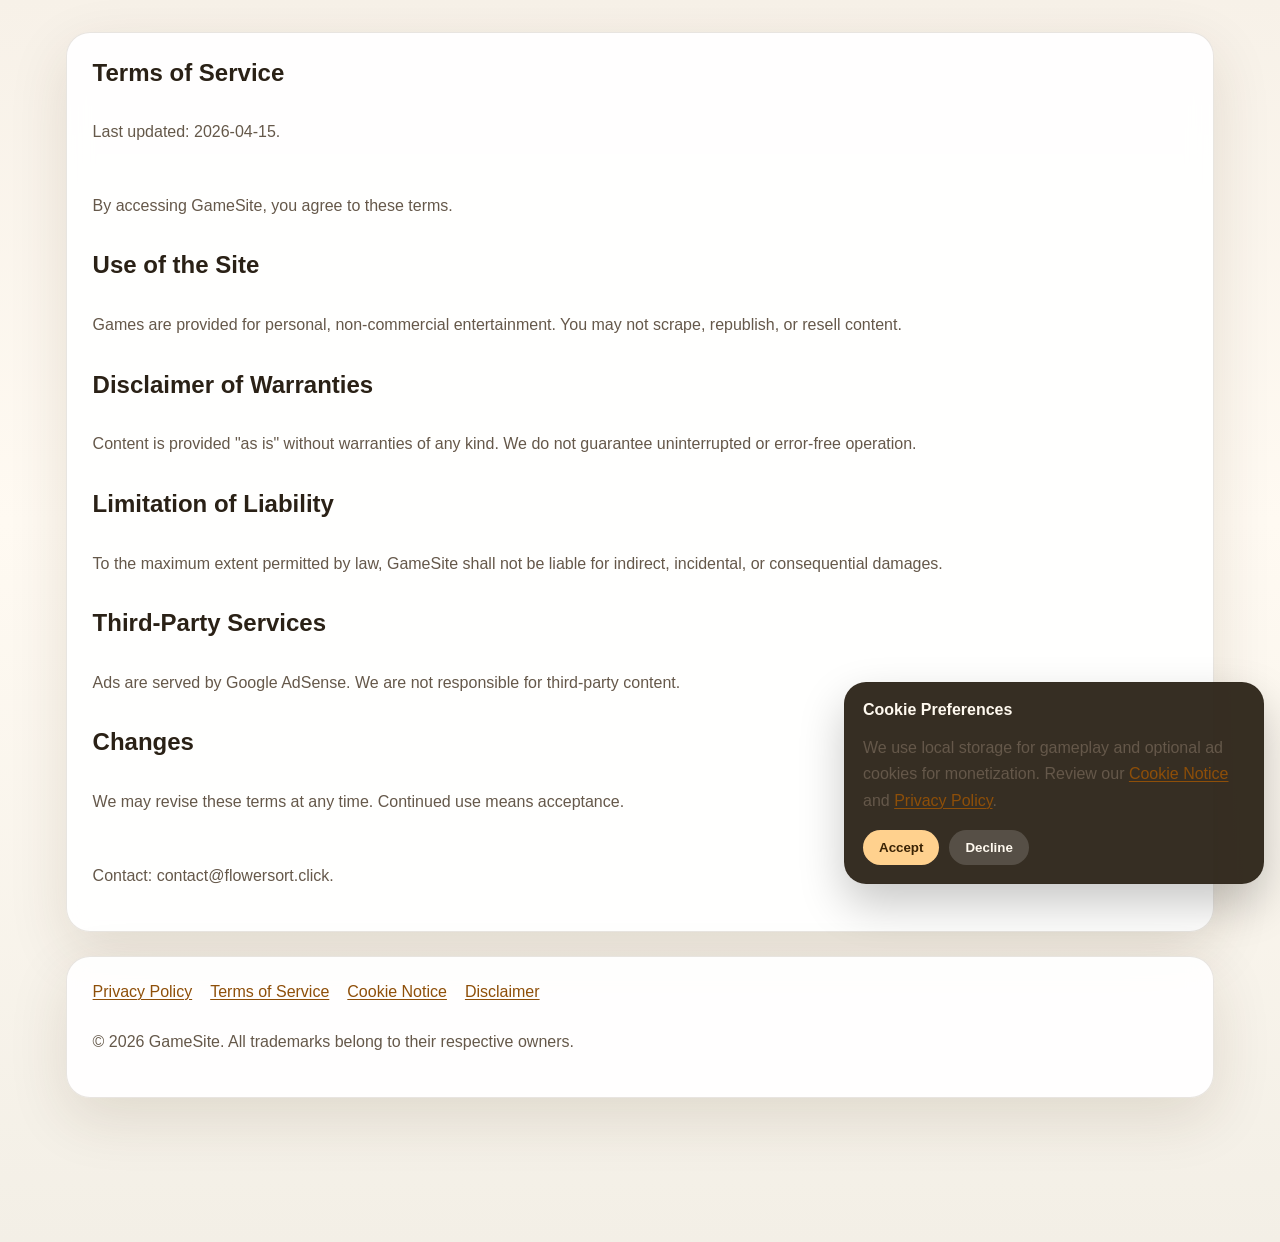
<file: terms/index.html>
<!DOCTYPE html>
<html lang="en">
<head>
  <meta charset="utf-8">
  <meta name="viewport" content="width=device-width, initial-scale=1">
  <title>Terms of Service</title>
  <meta name="description" content="Terms of Service Last updated: 2026-04-15. By accessing GameSite, you agree to these terms. Use of the Site Games are provided for personal, non-commercial ente">
  <meta name="robots" content="index,follow,max-image-preview:large">
  <link rel="canonical" href="https://flowersort.click/terms">
  <style>
  :root {
    --site-bg: linear-gradient(180deg, #f7f1e8 0%, #fffaf2 42%, #f3efe6 100%);
    --site-surface: rgba(255, 255, 255, 0.92);
    --site-border: rgba(69, 44, 12, 0.12);
    --site-shadow: 0 20px 60px rgba(69, 44, 12, 0.12);
    --site-text: #2a2116;
    --site-muted: #65584a;
    --site-accent: #b86f18;
    --site-accent-strong: #8e4f09;
    --site-radius: 24px;
  }

  * { box-sizing: border-box; }

  body.site-page {
    margin: 0;
    min-height: 100vh;
    font-family: "Segoe UI", Tahoma, Geneva, Verdana, sans-serif;
    color: var(--site-text);
    background: var(--site-bg);
    display: grid;
    grid-template-columns: minmax(0, 1fr);
    justify-items: center;
    padding: 0;
  }

  .site-shell {
    width: 100%;
    max-width: 1180px;
    margin: 0 auto;
    padding: 32px 16px 144px;
  }

  .site-aside {
    display: none;
  }

  @media (min-width: 1400px) {
    body.site-page {
      grid-template-columns: minmax(220px, 1fr) minmax(0, 1180px) minmax(220px, 1fr);
      column-gap: clamp(16px, 1.5vw, 32px);
      justify-items: stretch;
    }

    .site-aside {
      display: flex;
      flex-direction: column;
      align-items: center;
      padding: 32px 16px 96px;
      position: sticky;
      top: 24px;
      align-self: start;
      width: 100%;
      max-width: 360px;
    }

    .site-aside-left {
      justify-self: end;
    }

    .site-aside-right {
      justify-self: start;
    }

    .site-aside .ad-slot {
      width: 320px;
      min-height: 900px;
      align-self: center;
    }

    .site-aside .ad-slot-body {
      flex: 1 1 auto;
      min-height: 820px;
      display: flex;
      align-items: center;
      justify-content: center;
      text-align: center;
    }
  }

  .site-main {
    display: grid;
    gap: 24px;
  }

  .site-panel {
    background: var(--site-surface);
    border: 1px solid var(--site-border);
    border-radius: var(--site-radius);
    box-shadow: var(--site-shadow);
    backdrop-filter: blur(12px);
  }

  .page-hero,
  .page-section,
  .game-shell,
  .site-footer {
    padding: clamp(20px, 2vw, 32px);
  }

  .page-hero {
    display: grid;
    gap: 12px;
  }

  .page-eyebrow {
    color: var(--site-accent-strong);
    font-size: 0.82rem;
    letter-spacing: 0.14em;
    text-transform: uppercase;
    font-weight: 700;
  }

  .page-title {
    margin: 0;
    font-size: clamp(2rem, 4vw, 3.5rem);
    line-height: 1.05;
    letter-spacing: -0.03em;
  }

  .page-description,
  .page-section p,
  .site-meta,
  .site-footer p,
  .cookie-banner-copy,
  .card-desc,
  .tag-empty {
    color: var(--site-muted);
    line-height: 1.65;
  }

  .page-section h2,
  .page-section h3,
  .site-footer h2 {
    margin: 0 0 12px;
    line-height: 1.2;
  }

  .page-section ul {
    margin: 0;
    padding-left: 1.1rem;
    display: grid;
    gap: 10px;
  }

  .game-shell {
    display: grid;
    gap: 16px;
  }

  .game-frame {
    background: rgba(255, 255, 255, 0.88);
    border-radius: calc(var(--site-radius) - 6px);
    border: 1px solid rgba(69, 44, 12, 0.08);
    overflow: hidden;
  }

  .game-embed {
    padding: 18px;
  }

  .game-iframe-wrap {
    position: relative;
    width: 100%;
    aspect-ratio: 16 / 9;
    max-height: 80vh;
    border-radius: calc(var(--site-radius) - 12px);
    overflow: hidden;
    background: #000;
  }

  .game-iframe-wrap iframe {
    position: absolute;
    inset: 0;
    width: 100%;
    height: 100%;
    border: 0;
    display: block;
  }

  .game-embed-player {
    display: grid;
    gap: 14px;
  }

  .game-source-switcher {
    display: flex;
    flex-wrap: wrap;
    gap: 10px;
  }

  .game-source-button,
  .game-load-action,
  .game-load-link,
  .source-link-chip,
  .network-card {
    border-radius: 999px;
    text-decoration: none;
  }

  .game-source-button {
    border: 1px solid rgba(184, 111, 24, 0.22);
    background: rgba(184, 111, 24, 0.08);
    color: var(--site-text);
    padding: 10px 14px;
    font-weight: 700;
    cursor: pointer;
  }

  .game-source-button.is-active {
    background: rgba(184, 111, 24, 0.18);
    border-color: rgba(184, 111, 24, 0.38);
    color: var(--site-accent-strong);
  }

  .game-load-cover {
    position: absolute;
    inset: 0;
    z-index: 2;
    display: flex;
    align-items: center;
    justify-content: center;
    padding: 24px;
    background:
      radial-gradient(circle at top, rgba(69, 44, 12, 0.18), transparent 48%),
      linear-gradient(135deg, rgba(15, 21, 31, 0.92), rgba(37, 58, 91, 0.92));
    color: #fff9ef;
    text-align: left;
  }

  .game-load-cover[hidden] {
    display: none;
  }

  .game-load-card {
    width: min(460px, 100%);
    display: grid;
    gap: 12px;
    padding: 20px;
    border-radius: 22px;
    border: 1px solid rgba(255, 209, 142, 0.18);
    background: rgba(16, 20, 28, 0.82);
    box-shadow: 0 18px 40px rgba(0, 0, 0, 0.22);
  }

  .game-load-kicker {
    font-size: 0.76rem;
    font-weight: 700;
    letter-spacing: 0.14em;
    text-transform: uppercase;
    color: #ffd18e;
  }

  .game-load-title {
    font-size: clamp(1.1rem, 2vw, 1.4rem);
    line-height: 1.2;
  }

  .game-load-copy {
    margin: 0;
    color: rgba(255, 249, 239, 0.82);
    line-height: 1.6;
  }

  .game-load-actions {
    display: flex;
    flex-wrap: wrap;
    gap: 10px;
  }

  .game-load-action,
  .game-load-link {
    border: 1px solid rgba(255, 209, 142, 0.2);
    padding: 10px 16px;
    font-weight: 700;
  }

  .game-load-action {
    background: #ffd18e;
    color: #3a2305;
    cursor: pointer;
  }

  .game-load-link {
    color: #fff9ef;
    background: rgba(255, 255, 255, 0.08);
  }

  .game-source-links {
    display: grid;
    gap: 10px;
  }

  .game-source-links-label,
  .network-card-domain {
    font-size: 0.82rem;
    letter-spacing: 0.08em;
    text-transform: uppercase;
    color: var(--site-accent-strong);
    font-weight: 700;
  }

  .source-link-list {
    display: flex;
    flex-wrap: wrap;
    gap: 10px;
  }

  .source-link-chip {
    padding: 10px 14px;
    border: 1px solid rgba(184, 111, 24, 0.22);
    background: rgba(184, 111, 24, 0.08);
    color: var(--site-text);
    font-weight: 600;
  }

  .network-grid {
    display: grid;
    gap: 12px;
    grid-template-columns: repeat(auto-fit, minmax(220px, 1fr));
  }

  .network-card {
    display: grid;
    gap: 8px;
    padding: 16px;
    border: 1px solid rgba(184, 111, 24, 0.18);
    background: rgba(184, 111, 24, 0.06);
    color: inherit;
  }

  .network-card-title {
    font-weight: 800;
    font-size: 1rem;
  }

  .network-card-copy {
    color: var(--site-muted);
    line-height: 1.5;
  }

  .site-footer {
    display: grid;
    gap: 12px;
  }

  .site-footer .compliance {
    display: flex;
    flex-wrap: wrap;
    gap: 12px 18px;
  }

  .site-footer .compliance a,
  .inline-link,
  .related-list a,
  .card,
  .tag-card {
    color: inherit;
  }

  .site-footer .compliance a,
  .inline-link,
  .related-list a {
    color: var(--site-accent-strong);
    text-decoration-thickness: 0.08em;
    text-underline-offset: 0.14em;
  }

  .faq-list {
    display: grid;
    gap: 16px;
  }

  .faq-item {
    padding: 16px;
    border-radius: 18px;
    background: rgba(184, 111, 24, 0.08);
  }

  .faq-item h3 {
    margin-bottom: 8px;
  }

  .related-list {
    list-style: none;
    padding: 0;
    display: flex;
    flex-wrap: wrap;
    gap: 10px;
  }

  .related-list li a {
    display: inline-flex;
    align-items: center;
    gap: 6px;
    padding: 10px 14px;
    border-radius: 999px;
    background: rgba(184, 111, 24, 0.08);
    text-decoration: none;
    font-weight: 600;
  }

  .ad-slot {
    display: grid;
    gap: 10px;
    padding: 18px;
    border-radius: 20px;
    border: 1px dashed rgba(184, 111, 24, 0.28);
    background: rgba(184, 111, 24, 0.06);
  }

  .ad-slot-banner .ad-slot-body,
  .ad-slot-billboard .ad-slot-body,
  .ad-slot-native .ad-slot-body,
  .ad-slot-skyscraper .ad-slot-body,
  .ad-slot-sticky .ad-slot-body {
    display: flex;
    align-items: center;
    justify-content: center;
    text-align: center;
  }

  .ad-slot-billboard {
    min-height: 220px;
    background: linear-gradient(135deg, rgba(184, 111, 24, 0.12), rgba(255, 219, 168, 0.24));
  }

  .ad-slot-billboard .ad-slot-body {
    min-height: 150px;
  }

  .ad-slot-banner {
    min-height: 170px;
  }

  .ad-slot-banner .ad-slot-body {
    min-height: 118px;
  }

  .ad-slot-native {
    min-height: 220px;
  }

  .ad-slot-native .ad-slot-body {
    min-height: 150px;
  }

  .ad-slot-skyscraper {
    min-height: 900px;
  }

  .ad-slot-skyscraper .ad-slot-body {
    min-height: 820px;
  }

  .ad-slot-sticky {
    position: fixed;
    left: 12px;
    right: 12px;
    bottom: 12px;
    z-index: 25;
    min-height: 108px;
    box-shadow: 0 18px 45px rgba(69, 44, 12, 0.18);
    backdrop-filter: blur(16px);
  }

  .ad-slot-sticky .ad-slot-body {
    min-height: 68px;
  }

  .ad-slot-label {
    font-size: 0.72rem;
    font-weight: 700;
    letter-spacing: 0.14em;
    text-transform: uppercase;
    color: var(--site-accent-strong);
  }

  .ad-slot-message,
  .ad-slot-placeholder {
    margin: 0;
    color: var(--site-muted);
    font-size: 0.95rem;
  }

  .cookie-banner {
    position: fixed;
    right: 16px;
    bottom: 132px;
    z-index: 30;
    width: min(420px, calc(100vw - 32px));
    padding: 18px;
    border-radius: 22px;
    border: 1px solid rgba(42, 33, 22, 0.1);
    background: rgba(42, 33, 22, 0.94);
    color: #fff9ef;
    box-shadow: 0 20px 45px rgba(0, 0, 0, 0.22);
  }

  .cookie-banner[hidden] { display: none; }

  .cookie-banner-actions {
    margin-top: 14px;
    display: flex;
    flex-wrap: wrap;
    gap: 10px;
  }

  .cookie-banner button {
    border: none;
    border-radius: 999px;
    padding: 10px 16px;
    cursor: pointer;
    font-weight: 700;
  }

  .cookie-banner button[data-cookie-action="accept"] {
    background: #ffd18e;
    color: #3a2305;
  }

  .cookie-banner button[data-cookie-action="decline"] {
    background: rgba(255, 255, 255, 0.16);
    color: #fff9ef;
  }

  @media (min-width: 980px) {
    .ad-slot-sticky {
      display: none;
    }

    .cookie-banner {
      bottom: 16px;
    }
  }

  @media (max-width: 720px) {
    .site-shell { padding-top: 20px; }
    .game-embed { padding: 12px; }
    .cookie-banner { left: 16px; right: 16px; width: auto; bottom: 144px; }
    .game-load-cover { padding: 14px; }
    .game-load-card { padding: 16px; }
    .game-source-switcher,
    .game-load-actions,
    .source-link-list { flex-direction: column; }
    .game-source-button,
    .game-load-action,
    .game-load-link,
    .source-link-chip { width: 100%; justify-content: center; text-align: center; }
    .ad-slot-billboard { min-height: 180px; }
    .ad-slot-banner { min-height: 150px; }
    .ad-slot-native { min-height: 190px; }
    .ad-slot-sticky { left: 10px; right: 10px; bottom: 10px; }
  }


  .legal-copy {
    display: grid;
    gap: 16px;
  }

  .legal-copy h1,
  .legal-copy h2 {
    margin: 0;
  }

  .legal-copy ul {
    margin: 0;
    padding-left: 1.25rem;
  }
</style>
</head>
<body class="site-page">
  <div class="site-shell">
    <main class="site-main">
      
      <section class="site-panel page-section legal-copy">
        <h1>Terms of Service</h1>
<p>Last updated: 2026-04-15.</p>
<p>By accessing GameSite, you agree to these terms.</p>

<h2>Use of the Site</h2>
<p>Games are provided for personal, non-commercial entertainment. You may not scrape, republish, or resell content.</p>

<h2>Disclaimer of Warranties</h2>
<p>Content is provided "as is" without warranties of any kind. We do not guarantee uninterrupted or error-free operation.</p>

<h2>Limitation of Liability</h2>
<p>To the maximum extent permitted by law, GameSite shall not be liable for indirect, incidental, or consequential damages.</p>

<h2>Third-Party Services</h2>
<p>Ads are served by Google AdSense. We are not responsible for third-party content.</p>

<h2>Changes</h2>
<p>We may revise these terms at any time. Continued use means acceptance.</p>

<p>Contact: contact@flowersort.click.</p>
      </section>
    
      <footer class="site-panel site-footer"><nav class="compliance">
  <a href="/privacy">Privacy Policy</a>
  <a href="/terms">Terms of Service</a>
  <a href="/cookies">Cookie Notice</a>
  <a href="/disclaimer">Disclaimer</a>
</nav>
<p class="copy">© 2026 GameSite. All trademarks belong to their respective owners.</p>
</footer>
    </main>
    
    <aside class="cookie-banner" data-cookie-banner hidden>
      <strong>Cookie Preferences</strong>
      <p class="cookie-banner-copy">
        We use local storage for gameplay and optional ad cookies for monetization.
        Review our <a class="inline-link" href="/cookies">Cookie Notice</a> and
        <a class="inline-link" href="/privacy">Privacy Policy</a>.
      </p>
      <div class="cookie-banner-actions">
        <button type="button" data-cookie-action="accept">Accept</button>
        <button type="button" data-cookie-action="decline">Decline</button>
      </div>
    </aside>
  
  </div>
  <script>
    (() => {
      const consentConfig = {"enabled":true,"storageKey":"gamesite_cookie_consent"};
      const adRuntime = {"mode":"placeholder","loaderEnabled":false,"slots":[]};
      const banner = document.querySelector("[data-cookie-banner]");
      const storageKey = consentConfig.storageKey;
      let adsBooted = false;

      function readConsent() {
        try {
          return window.localStorage.getItem(storageKey);
        } catch {
          return null;
        }
      }

      function writeConsent(value) {
        try {
          window.localStorage.setItem(storageKey, value);
        } catch {
          /* ignore */
        }
      }

      function setBannerVisible(visible) {
        if (!banner) return;
        banner.hidden = !visible;
      }

      function renderAds() {
        if (adsBooted || adRuntime.mode !== "inject" || !adRuntime.slots.length) return;

        const slotMap = new Map(adRuntime.slots.map((slot) => [slot.name, slot]));
        const mountAds = () => {
          document.querySelectorAll("[data-ad-slot][data-ad-runtime='inject']").forEach((node) => {
            const slotName = node.getAttribute("data-ad-slot") || "";
            const slot = slotMap.get(slotName);
            const body = node.querySelector(".ad-slot-body");
            if (!slot || !body || body.getAttribute("data-loaded") === "true") return;
            body.innerHTML = slot.markupHtml;
            body.setAttribute("data-loaded", "true");
            try {
              (window.adsbygoogle = window.adsbygoogle || []).push({});
            } catch (error) {
              console.warn("[ads] failed to initialize slot", slotName, error);
            }
          });
          adsBooted = true;
        };

        if (adRuntime.loaderEnabled && adRuntime.loaderSrc) {
          const existing = document.querySelector("script[data-ad-loader='adsense']");
          if (existing && existing.getAttribute("data-loaded") === "true") {
            mountAds();
            return;
          }
          if (existing) {
            existing.addEventListener("load", mountAds, { once: true });
            return;
          }
          const loader = document.createElement("script");
          loader.async = true;
          loader.src = adRuntime.loaderSrc;
          loader.crossOrigin = "anonymous";
          loader.setAttribute("data-ad-loader", "adsense");
          loader.addEventListener("load", () => {
            loader.setAttribute("data-loaded", "true");
            mountAds();
          }, { once: true });
          loader.addEventListener("error", () => {
            console.warn("[ads] failed to load ad script");
          }, { once: true });
          document.head.appendChild(loader);
          return;
        }

        mountAds();
      }

      function applyConsent(consented) {
        document.body.dataset.cookieConsent = consented ? "accepted" : "declined";
        if (consented) renderAds();
      }

      if (!consentConfig.enabled) {
        applyConsent(true);
        setBannerVisible(false);
        return;
      }

      const stored = readConsent();
      if (stored === "accepted" || stored === "declined") {
        setBannerVisible(false);
        applyConsent(stored === "accepted");
      } else {
        setBannerVisible(true);
        applyConsent(false);
      }

      document.querySelector("[data-cookie-action='accept']")?.addEventListener("click", () => {
        writeConsent("accepted");
        setBannerVisible(false);
        applyConsent(true);
      });

      document.querySelector("[data-cookie-action='decline']")?.addEventListener("click", () => {
        writeConsent("declined");
        setBannerVisible(false);
        applyConsent(false);
      });
    })();
  </script>
</body>
</html>
</file>
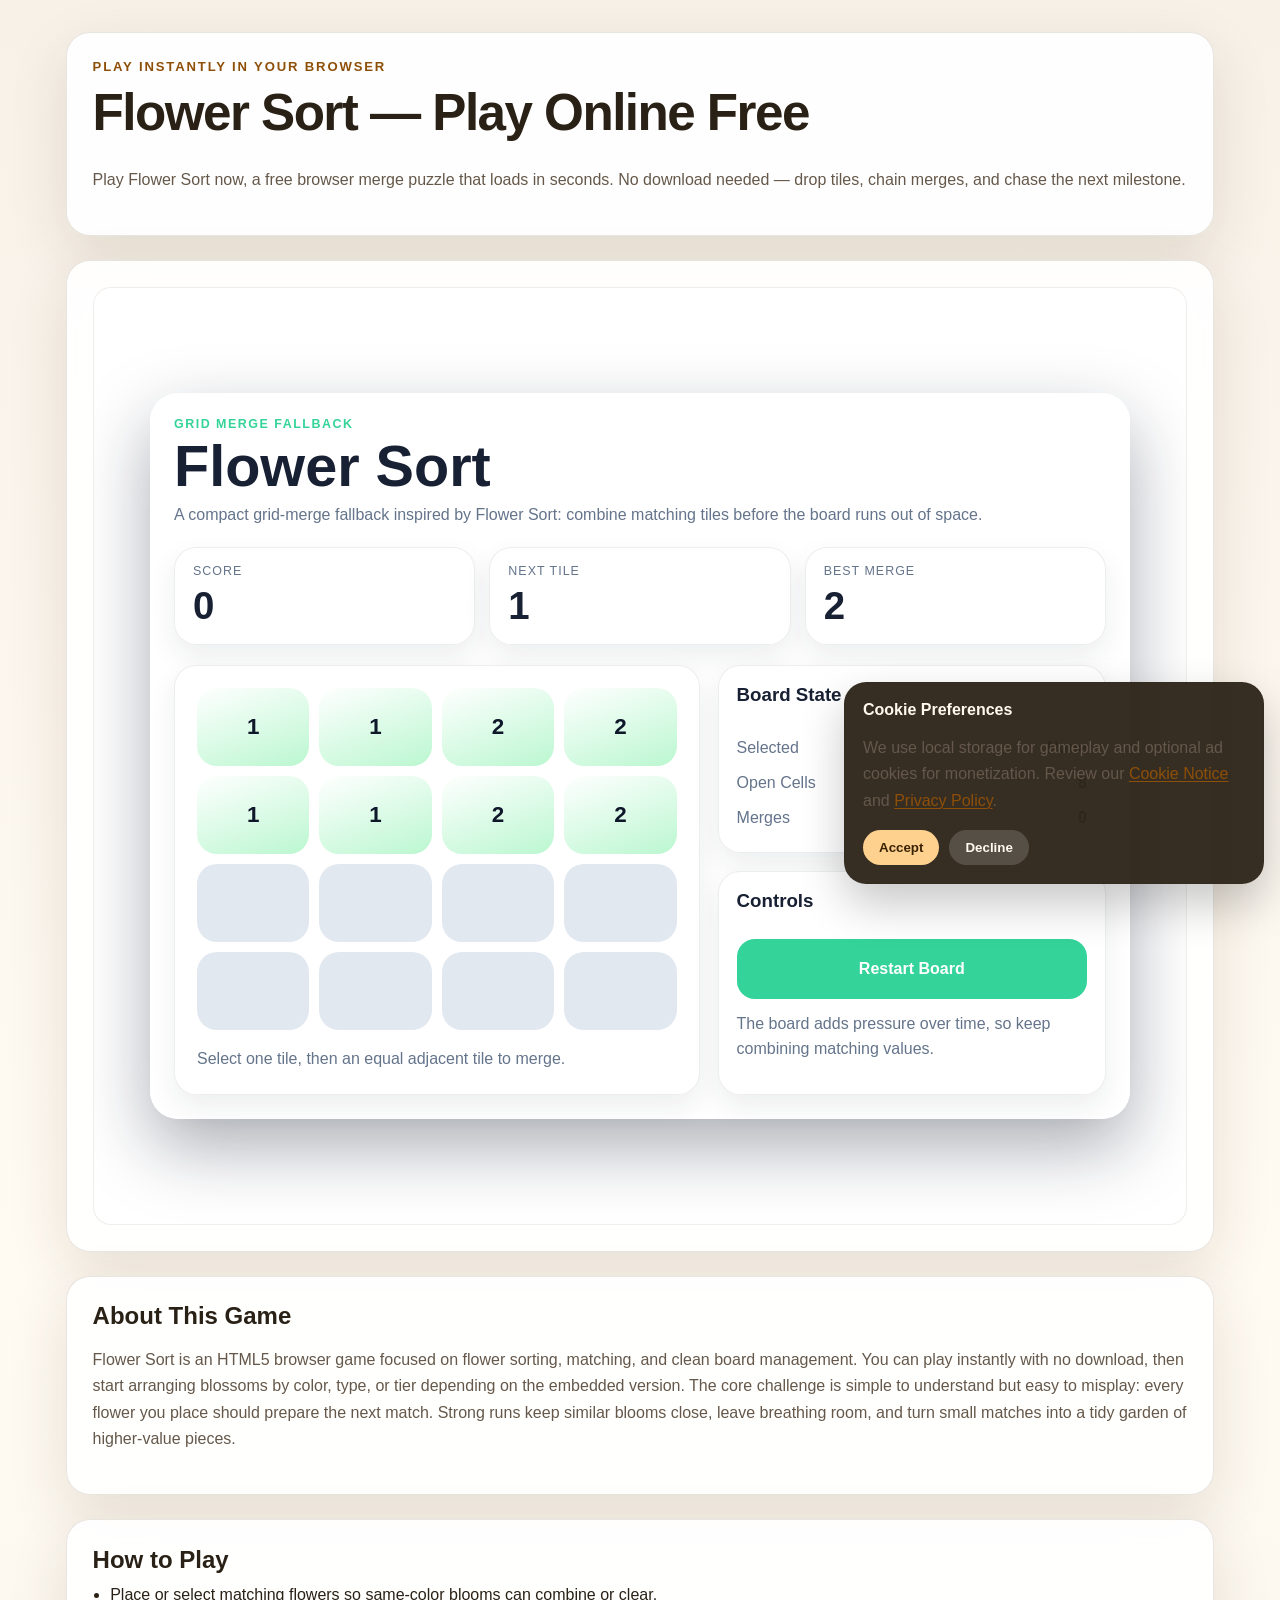
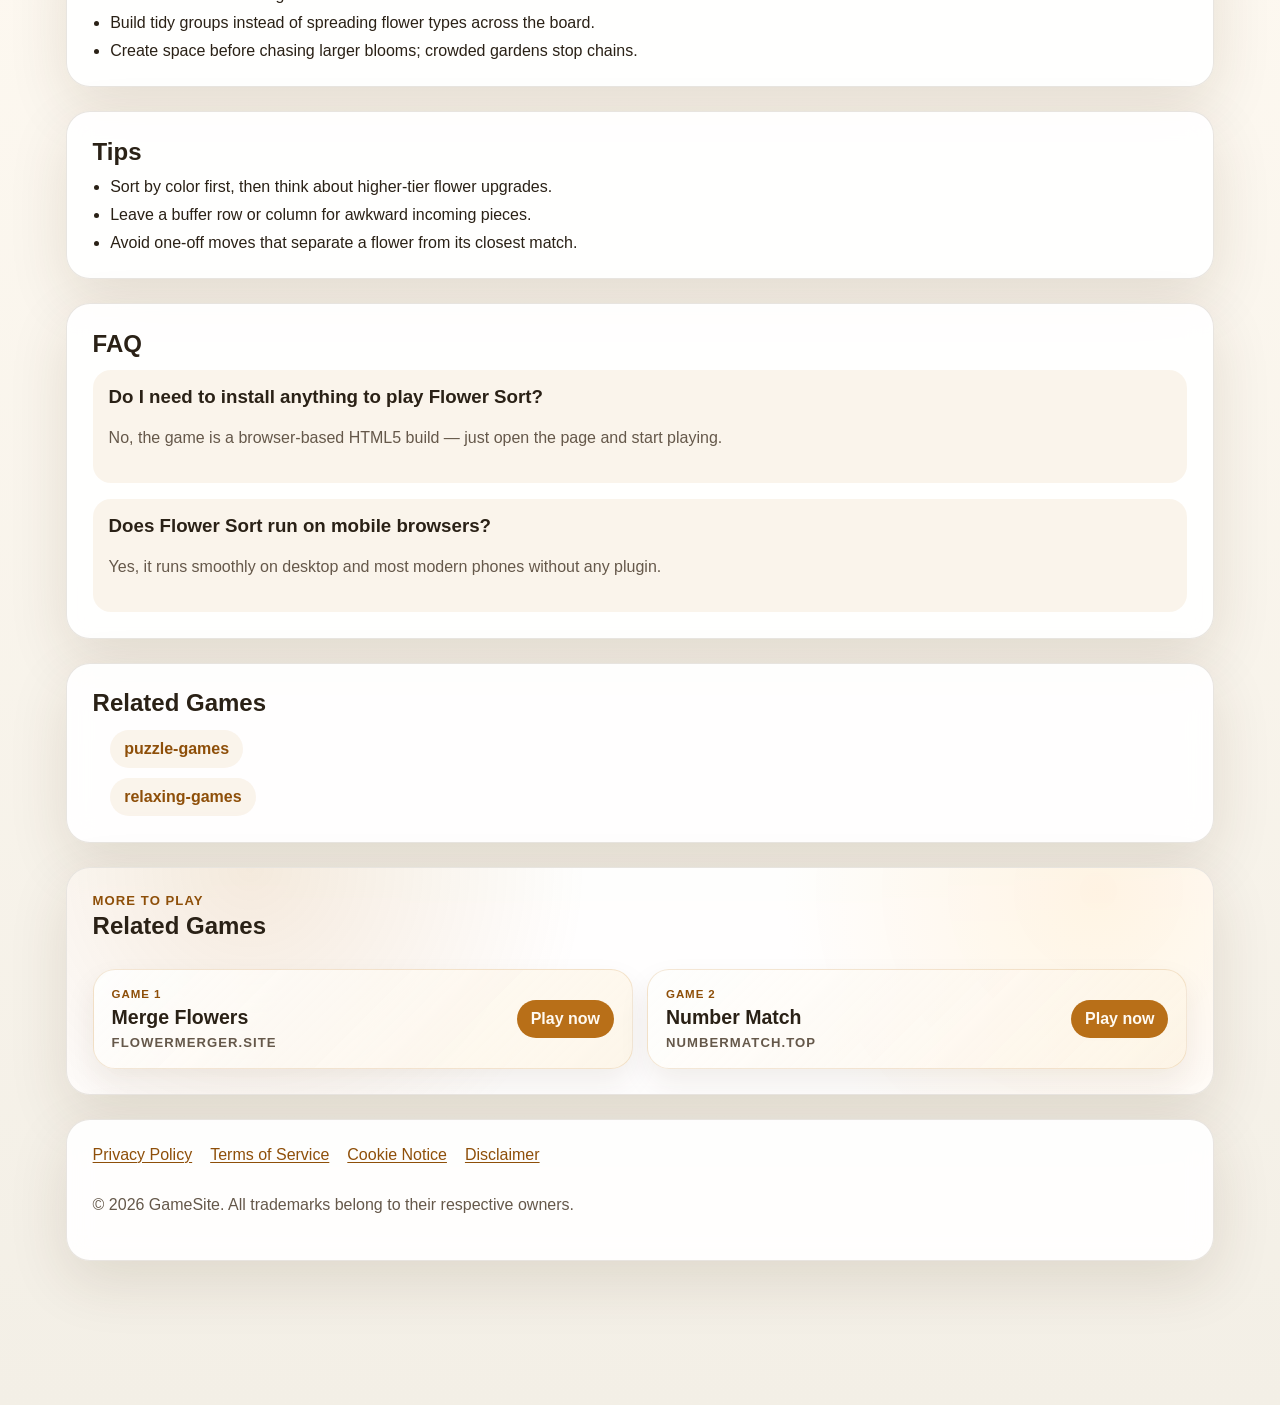
<file: game/flower-sort/index.html>
<!DOCTYPE html>
<html lang="en">
  <head>
    
    <meta charset="UTF-8" />
    <meta name="viewport" content="width=device-width,initial-scale=1" />
    <title>Play Flower Sort Online Free — No Download Browser Game</title>
    <meta name="description" content="Play Flower Sort now, a free browser merge puzzle that loads in seconds. No download needed — drop tiles, chain merges, and chase the next milestone." />
    <meta name="robots" content="index,follow,max-image-preview:large" />
    <link rel="canonical" href="https://flowersort.click/game/flower-sort" />
    <meta property="og:type" content="website" />
    <meta property="og:site_name" content="GameSite" />
    <meta property="og:title" content="Play Flower Sort Online Free — No Download Browser Game" />
    <meta property="og:description" content="Play Flower Sort now, a free browser merge puzzle that loads in seconds. No download needed — drop tiles, chain merges, and chase the next milestone." />
    <meta property="og:url" content="https://flowersort.click/game/flower-sort" />
    <meta name="twitter:card" content="summary" />
    <meta name="twitter:title" content="Play Flower Sort Online Free — No Download Browser Game" />
    <meta name="twitter:description" content="Play Flower Sort now, a free browser merge puzzle that loads in seconds. No download needed — drop tiles, chain merges, and chase the next milestone." />
    <link rel="dns-prefetch" href="https://gamedistribution.com" />
    <link rel="preconnect" href="https://gamedistribution.com" crossorigin />
    <link rel="stylesheet" href="./style.css" />
    <style>
  :root {
    --site-bg: linear-gradient(180deg, #f7f1e8 0%, #fffaf2 42%, #f3efe6 100%);
    --site-surface: rgba(255, 255, 255, 0.92);
    --site-border: rgba(69, 44, 12, 0.12);
    --site-shadow: 0 20px 60px rgba(69, 44, 12, 0.12);
    --site-text: #2a2116;
    --site-muted: #65584a;
    --site-accent: #b86f18;
    --site-accent-strong: #8e4f09;
    --site-radius: 24px;
  }

  * { box-sizing: border-box; }

  body.site-page {
    margin: 0;
    min-height: 100vh;
    font-family: "Segoe UI", Tahoma, Geneva, Verdana, sans-serif;
    color: var(--site-text);
    background: var(--site-bg);
    display: grid;
    grid-template-columns: minmax(0, 1fr);
    justify-items: center;
    padding: 0;
  }

  .site-shell {
    width: 100%;
    max-width: 1180px;
    margin: 0 auto;
    padding: 32px 16px 144px;
  }

  .site-aside {
    display: none;
  }

  @media (min-width: 1400px) {
    body.site-page {
      grid-template-columns: minmax(220px, 1fr) minmax(0, 1180px) minmax(220px, 1fr);
      column-gap: clamp(16px, 1.5vw, 32px);
      justify-items: stretch;
    }

    .site-aside {
      display: flex;
      flex-direction: column;
      align-items: center;
      padding: 32px 16px 96px;
      position: sticky;
      top: 24px;
      align-self: start;
      width: 100%;
      max-width: 360px;
    }

    .site-aside-left {
      justify-self: end;
    }

    .site-aside-right {
      justify-self: start;
    }

    .site-aside .ad-slot {
      width: 320px;
      min-height: 900px;
      align-self: center;
    }

    .site-aside .ad-slot-body {
      flex: 1 1 auto;
      min-height: 820px;
      display: flex;
      align-items: center;
      justify-content: center;
      text-align: center;
    }
  }

  .site-main {
    display: grid;
    gap: 24px;
  }

  .site-panel {
    background: var(--site-surface);
    border: 1px solid var(--site-border);
    border-radius: var(--site-radius);
    box-shadow: var(--site-shadow);
    backdrop-filter: blur(12px);
  }

  .page-hero,
  .page-section,
  .game-shell,
  .site-footer {
    padding: clamp(20px, 2vw, 32px);
  }

  .page-hero {
    display: grid;
    gap: 12px;
  }

  .page-eyebrow {
    color: var(--site-accent-strong);
    font-size: 0.82rem;
    letter-spacing: 0.14em;
    text-transform: uppercase;
    font-weight: 700;
  }

  .page-title {
    margin: 0;
    font-size: clamp(2rem, 4vw, 3.5rem);
    line-height: 1.05;
    letter-spacing: -0.03em;
  }

  .page-description,
  .page-section p,
  .site-meta,
  .site-footer p,
  .cookie-banner-copy,
  .card-desc,
  .tag-empty {
    color: var(--site-muted);
    line-height: 1.65;
  }

  .page-section h2,
  .page-section h3,
  .site-footer h2 {
    margin: 0 0 12px;
    line-height: 1.2;
  }

  .page-section ul {
    margin: 0;
    padding-left: 1.1rem;
    display: grid;
    gap: 10px;
  }

  .game-shell {
    display: grid;
    gap: 16px;
  }

  .game-frame {
    background: rgba(255, 255, 255, 0.88);
    border-radius: calc(var(--site-radius) - 6px);
    border: 1px solid rgba(69, 44, 12, 0.08);
    overflow: hidden;
  }

  .game-embed {
    padding: 18px;
  }

  .game-iframe-wrap {
    position: relative;
    width: 100%;
    aspect-ratio: 16 / 9;
    max-height: 80vh;
    border-radius: calc(var(--site-radius) - 12px);
    overflow: hidden;
    background: #000;
  }

  .game-iframe-wrap iframe {
    position: absolute;
    inset: 0;
    width: 100%;
    height: 100%;
    border: 0;
    display: block;
  }

  .game-embed-player {
    display: grid;
    gap: 14px;
  }

  .game-source-switcher {
    display: flex;
    flex-wrap: wrap;
    gap: 10px;
  }

  .game-source-button,
  .source-link-chip,
  .network-card {
    border-radius: 999px;
    text-decoration: none;
  }

  .game-source-button {
    border: 1px solid rgba(184, 111, 24, 0.22);
    background: rgba(184, 111, 24, 0.08);
    color: var(--site-text);
    padding: 10px 14px;
    font-weight: 700;
    cursor: pointer;
  }

  .game-source-button.is-active {
    background: rgba(184, 111, 24, 0.18);
    border-color: rgba(184, 111, 24, 0.38);
    color: var(--site-accent-strong);
  }

  .game-load-cover {
    position: absolute;
    inset: 0;
    z-index: 2;
    display: flex;
    align-items: center;
    justify-content: center;
    padding: 24px;
    background:
      radial-gradient(circle at top, rgba(69, 44, 12, 0.18), transparent 48%),
      linear-gradient(135deg, rgba(15, 21, 31, 0.92), rgba(37, 58, 91, 0.92));
    color: #fff9ef;
    text-align: left;
  }

  .game-load-cover[hidden] {
    display: none;
  }

  .game-load-card {
    width: min(260px, 100%);
    display: grid;
    justify-items: center;
    gap: 14px;
    padding: 28px 24px;
    border-radius: 22px;
    border: 1px solid rgba(255, 209, 142, 0.18);
    background: rgba(16, 20, 28, 0.82);
    box-shadow: 0 18px 40px rgba(0, 0, 0, 0.22);
    text-align: center;
  }

  .game-load-kicker {
    font-size: 0.76rem;
    font-weight: 700;
    letter-spacing: 0.14em;
    text-transform: uppercase;
    color: #ffd18e;
  }

  .game-load-title {
    font-size: clamp(1.1rem, 2vw, 1.4rem);
    line-height: 1.2;
  }

  .game-load-spinner {
    width: 42px;
    height: 42px;
    border-radius: 999px;
    border: 4px solid rgba(255, 249, 239, 0.22);
    border-top-color: #ffd18e;
    animation: site-spin 0.9s linear infinite;
  }

  .game-load-copy {
    margin: 0;
    color: rgba(255, 249, 239, 0.82);
    line-height: 1.6;
    font-size: 0;
  }

  @keyframes site-spin {
    to { transform: rotate(360deg); }
  }

  .game-source-links {
    display: grid;
    gap: 10px;
  }

  .game-source-links-label,
  .network-card-domain,
  .network-card-kicker,
  .section-kicker {
    font-size: 0.82rem;
    letter-spacing: 0.08em;
    text-transform: uppercase;
    color: var(--site-accent-strong);
    font-weight: 700;
  }

  .source-link-list {
    display: flex;
    flex-wrap: wrap;
    gap: 10px;
  }

  .source-link-chip {
    padding: 10px 14px;
    border: 1px solid rgba(184, 111, 24, 0.22);
    background: rgba(184, 111, 24, 0.08);
    color: var(--site-text);
    font-weight: 600;
  }

  .network-grid {
    display: grid;
    gap: 14px;
    grid-template-columns: repeat(auto-fit, minmax(260px, 1fr));
  }

  .related-network {
    position: relative;
    overflow: hidden;
  }

  .related-network::before {
    content: "";
    position: absolute;
    inset: 0;
    pointer-events: none;
    background:
      radial-gradient(circle at 16% 0%, rgba(184, 111, 24, 0.14), transparent 34%),
      radial-gradient(circle at 90% 10%, rgba(255, 209, 142, 0.24), transparent 30%);
  }

  .related-network > * {
    position: relative;
  }

  .section-heading-row {
    display: grid;
    gap: 4px;
    margin-bottom: 16px;
  }

  .network-card {
    position: relative;
    display: grid;
    grid-template-columns: minmax(0, 1fr) auto;
    grid-template-areas:
      "kicker cta"
      "title cta"
      "domain cta";
    gap: 6px 16px;
    align-items: center;
    padding: 18px;
    border-radius: 22px;
    border: 1px solid rgba(184, 111, 24, 0.16);
    background:
      linear-gradient(135deg, rgba(255, 255, 255, 0.9), rgba(255, 246, 231, 0.68)),
      rgba(184, 111, 24, 0.06);
    color: inherit;
    box-shadow: 0 14px 30px rgba(69, 44, 12, 0.08);
    transition: transform 160ms ease, border-color 160ms ease, box-shadow 160ms ease;
  }

  .network-card:hover {
    transform: translateY(-2px);
    border-color: rgba(184, 111, 24, 0.34);
    box-shadow: 0 18px 38px rgba(69, 44, 12, 0.13);
  }

  .network-card-kicker {
    grid-area: kicker;
    font-size: 0.72rem;
  }

  .network-card-title {
    grid-area: title;
    font-weight: 800;
    font-size: clamp(1.02rem, 2vw, 1.22rem);
    line-height: 1.15;
  }

  .network-card-domain {
    grid-area: domain;
    color: var(--site-muted);
  }

  .network-card-cta {
    grid-area: cta;
    align-self: center;
    border-radius: 999px;
    padding: 10px 14px;
    background: var(--site-accent);
    color: #fffaf2;
    font-weight: 800;
    white-space: nowrap;
  }

  .site-footer {
    display: grid;
    gap: 12px;
  }

  .site-footer .compliance {
    display: flex;
    flex-wrap: wrap;
    gap: 12px 18px;
  }

  .site-footer .compliance a,
  .inline-link,
  .related-list a,
  .card,
  .tag-card {
    color: inherit;
  }

  .site-footer .compliance a,
  .inline-link,
  .related-list a {
    color: var(--site-accent-strong);
    text-decoration-thickness: 0.08em;
    text-underline-offset: 0.14em;
  }

  .faq-list {
    display: grid;
    gap: 16px;
  }

  .faq-item {
    padding: 16px;
    border-radius: 18px;
    background: rgba(184, 111, 24, 0.08);
  }

  .faq-item h3 {
    margin-bottom: 8px;
  }

  .related-list {
    list-style: none;
    padding: 0;
    display: flex;
    flex-wrap: wrap;
    gap: 10px;
  }

  .related-list li a {
    display: inline-flex;
    align-items: center;
    gap: 6px;
    padding: 10px 14px;
    border-radius: 999px;
    background: rgba(184, 111, 24, 0.08);
    text-decoration: none;
    font-weight: 600;
  }

  .ad-slot {
    display: grid;
    gap: 10px;
    padding: 18px;
    border-radius: 20px;
    border: 1px dashed rgba(184, 111, 24, 0.28);
    background: rgba(184, 111, 24, 0.06);
  }

  .ad-slot-banner .ad-slot-body,
  .ad-slot-billboard .ad-slot-body,
  .ad-slot-native .ad-slot-body,
  .ad-slot-skyscraper .ad-slot-body,
  .ad-slot-sticky .ad-slot-body {
    display: flex;
    align-items: center;
    justify-content: center;
    text-align: center;
  }

  .ad-slot-billboard {
    min-height: 220px;
    background: linear-gradient(135deg, rgba(184, 111, 24, 0.12), rgba(255, 219, 168, 0.24));
  }

  .ad-slot-billboard .ad-slot-body {
    min-height: 150px;
  }

  .ad-slot-banner {
    min-height: 170px;
  }

  .ad-slot-banner .ad-slot-body {
    min-height: 118px;
  }

  .ad-slot-native {
    min-height: 220px;
  }

  .ad-slot-native .ad-slot-body {
    min-height: 150px;
  }

  .ad-slot-skyscraper {
    min-height: 900px;
  }

  .ad-slot-skyscraper .ad-slot-body {
    min-height: 820px;
  }

  .ad-slot-sticky {
    position: fixed;
    left: 12px;
    right: 12px;
    bottom: 12px;
    z-index: 25;
    min-height: 108px;
    box-shadow: 0 18px 45px rgba(69, 44, 12, 0.18);
    backdrop-filter: blur(16px);
  }

  .ad-slot-sticky .ad-slot-body {
    min-height: 68px;
  }

  .ad-slot-label {
    font-size: 0.72rem;
    font-weight: 700;
    letter-spacing: 0.14em;
    text-transform: uppercase;
    color: var(--site-accent-strong);
  }

  .ad-slot-message,
  .ad-slot-placeholder {
    margin: 0;
    color: var(--site-muted);
    font-size: 0.95rem;
  }

  .cookie-banner {
    position: fixed;
    right: 16px;
    bottom: 132px;
    z-index: 30;
    width: min(420px, calc(100vw - 32px));
    padding: 18px;
    border-radius: 22px;
    border: 1px solid rgba(42, 33, 22, 0.1);
    background: rgba(42, 33, 22, 0.94);
    color: #fff9ef;
    box-shadow: 0 20px 45px rgba(0, 0, 0, 0.22);
  }

  .cookie-banner[hidden] { display: none; }

  .cookie-banner-actions {
    margin-top: 14px;
    display: flex;
    flex-wrap: wrap;
    gap: 10px;
  }

  .cookie-banner button {
    border: none;
    border-radius: 999px;
    padding: 10px 16px;
    cursor: pointer;
    font-weight: 700;
  }

  .cookie-banner button[data-cookie-action="accept"] {
    background: #ffd18e;
    color: #3a2305;
  }

  .cookie-banner button[data-cookie-action="decline"] {
    background: rgba(255, 255, 255, 0.16);
    color: #fff9ef;
  }

  @media (min-width: 980px) {
    .ad-slot-sticky {
      display: none;
    }

    .cookie-banner {
      bottom: 16px;
    }
  }

  @media (max-width: 720px) {
    .site-shell { padding-top: 20px; }
    .game-embed { padding: 12px; }
    .cookie-banner { left: 16px; right: 16px; width: auto; bottom: 144px; }
    .game-load-cover { padding: 14px; }
    .game-load-card { padding: 16px; }
    .game-source-switcher,
    .source-link-list { flex-direction: column; }
    .network-grid { grid-template-columns: 1fr; }
    .network-card {
      grid-template-columns: 1fr;
      grid-template-areas:
        "kicker"
        "title"
        "domain"
        "cta";
    }
    .network-card-cta {
      justify-self: start;
      margin-top: 4px;
    }
    .game-source-button,
    .source-link-chip { width: 100%; justify-content: center; text-align: center; }
    .ad-slot-billboard { min-height: 180px; }
    .ad-slot-banner { min-height: 150px; }
    .ad-slot-native { min-height: 190px; }
    .ad-slot-sticky { left: 10px; right: 10px; bottom: 10px; }
  }
</style>
    <script type="application/ld+json">{"@context":"https://schema.org","@type":"VideoGame","name":"Flower Sort — Play Online Free","description":"Play Flower Sort now, a free browser merge puzzle that loads in seconds. No download needed — drop tiles, chain merges, and chase the next milestone.","url":"https://flowersort.click/game/flower-sort","inLanguage":"en","genre":"puzzle","keywords":"Play Flower Sort online game free, Flower Sort unblocked online game, Flower Sort free game no download","applicationCategory":"Game","operatingSystem":"Any (HTML5)","gamePlatform":"Web Browser","publisher":{"@type":"Organization","name":"GameSite"}}</script>
  </head>
  <body class="site-page">
    <aside class="site-aside site-aside-left" aria-hidden="true"></aside>
    <div class="site-shell">
      <main class="site-main">
        <section class="site-panel page-hero">
          <span class="page-eyebrow">Play instantly in your browser</span>
          <h1 class="page-title">Flower Sort — Play Online Free</h1>
          <p class="page-description">Play Flower Sort now, a free browser merge puzzle that loads in seconds. No download needed — drop tiles, chain merges, and chase the next milestone.</p>
        </section>

        

        <section class="site-panel game-shell">
          <div class="game-frame">
            <div class="game-embed"><main class="fallback-shell merge-shell">
    <section class="game-card">
      <div class="hero-copy">
        <p class="eyebrow">Grid merge fallback</p>
        <h2>Flower Sort</h2>
        <p class="subtitle">A compact grid-merge fallback inspired by Flower Sort: combine matching tiles before the board runs out of space.</p>
      </div>

      <div class="stats-grid merge-stats">
        <article class="stat-card"><span>Score</span><strong id="scoreValue">0</strong></article>
        <article class="stat-card"><span>Next Tile</span><strong id="nextValue">1</strong></article>
        <article class="stat-card"><span>Best Merge</span><strong id="bestValue">2</strong></article>
      </div>

      <div class="play-grid merge-grid">
        <section class="stage-panel board-panel">
          <div id="board" class="board" aria-label="Merge board"></div>
          <p id="statusText" class="status-text">Select one tile, then an equal adjacent tile to merge them.</p>
        </section>

        <aside class="side-panel">
          <section class="mini-panel">
            <h3>Board State</h3>
            <ul class="session-list">
              <li><span>Selected</span><strong id="selectedValue">None</strong></li>
              <li><span>Open Cells</span><strong id="emptyValue">8</strong></li>
              <li><span>Merges</span><strong id="mergeCountValue">0</strong></li>
            </ul>
          </section>

          <section class="mini-panel">
            <h3>Controls</h3>
            <button id="restartBtn" class="solid-btn" type="button">Restart Board</button>
            <p class="subtitle">The board adds pressure over time, so keep combining matching values.</p>
          </section>
        </aside>
      </div>
    </section>
  </main></div>
          </div>
          
        </section>

        <section class="site-panel page-section">
          <h2>About This Game</h2>
          <p>Flower Sort is an HTML5 browser game focused on flower sorting, matching, and clean board management. You can play instantly with no download, then start arranging blossoms by color, type, or tier depending on the embedded version. The core challenge is simple to understand but easy to misplay: every flower you place should prepare the next match. Strong runs keep similar blooms close, leave breathing room, and turn small matches into a tidy garden of higher-value pieces.</p>
        </section>

        

        <section class="site-panel page-section">
          <h2>How to Play</h2>
          <ul><li>Place or select matching flowers so same-color blooms can combine or clear.</li><li>Build tidy groups instead of spreading flower types across the board.</li><li>Create space before chasing larger blooms; crowded gardens stop chains.</li></ul>
        </section>

        

        <section class="site-panel page-section">
          <h2>Tips</h2>
          <ul><li>Sort by color first, then think about higher-tier flower upgrades.</li><li>Leave a buffer row or column for awkward incoming pieces.</li><li>Avoid one-off moves that separate a flower from its closest match.</li></ul>
        </section>

        

        <section class="site-panel page-section">
          <h2>FAQ</h2>
          <div class="faq-list"><div class="faq-item"><h3>Do I need to install anything to play Flower Sort?</h3><p>No, the game is a browser-based HTML5 build — just open the page and start playing.</p></div><div class="faq-item"><h3>Does Flower Sort run on mobile browsers?</h3><p>Yes, it runs smoothly on desktop and most modern phones without any plugin.</p></div></div>
        </section>

        <section class="site-panel page-section">
          <h2>Related Games</h2>
          <ul class="related-list"><li><a href="/tag/puzzle-games">puzzle-games</a></li><li><a href="/tag/relaxing-games">relaxing-games</a></li></ul>
        </section>

        <section class="site-panel page-section related-network">
      <div class="section-heading-row">
        <span class="section-kicker">More to play</span>
        <h2>Related Games</h2>
      </div>
      <div class="network-grid"><a class="network-card" href="https://flowermerger.site/game/merge-flowers" data-network-domain="https://flowermerger.site">
          <span class="network-card-kicker">Game 1</span>
          <span class="network-card-title">Merge Flowers</span>
          <span class="network-card-domain">flowermerger.site</span>
          <span class="network-card-cta">Play now</span>
        </a><a class="network-card" href="https://numbermatch.top/game/number-match" data-network-domain="https://numbermatch.top">
          <span class="network-card-kicker">Game 2</span>
          <span class="network-card-title">Number Match</span>
          <span class="network-card-domain">numbermatch.top</span>
          <span class="network-card-cta">Play now</span>
        </a></div>
    </section>

        <footer class="site-panel site-footer"><nav class="compliance">
  <a href="/privacy">Privacy Policy</a>
  <a href="/terms">Terms of Service</a>
  <a href="/cookies">Cookie Notice</a>
  <a href="/disclaimer">Disclaimer</a>
</nav>
<p class="copy">© 2026 GameSite. All trademarks belong to their respective owners.</p>
</footer>
      </main>
      
    <aside class="cookie-banner" data-cookie-banner hidden>
      <strong>Cookie Preferences</strong>
      <p class="cookie-banner-copy">
        We use local storage for gameplay and optional ad cookies for monetization.
        Review our <a class="inline-link" href="/cookies">Cookie Notice</a> and
        <a class="inline-link" href="/privacy">Privacy Policy</a>.
      </p>
      <div class="cookie-banner-actions">
        <button type="button" data-cookie-action="accept">Accept</button>
        <button type="button" data-cookie-action="decline">Decline</button>
      </div>
    </aside>
  
    </div>
    <aside class="site-aside site-aside-right" aria-hidden="true"></aside>
    
    <script src="./script.js"></script>
    <script>
    (() => {
      const consentConfig = {"enabled":true,"storageKey":"gamesite_cookie_consent"};
      const adRuntime = {"mode":"placeholder","loaderEnabled":false,"slots":[]};
      const banner = document.querySelector("[data-cookie-banner]");
      const storageKey = consentConfig.storageKey;
      let adsBooted = false;
      let adServiceWorkerBooted = false;

      function readConsent() {
        try {
          return window.localStorage.getItem(storageKey);
        } catch {
          return null;
        }
      }

      function writeConsent(value) {
        try {
          window.localStorage.setItem(storageKey, value);
        } catch {
          /* ignore */
        }
      }

      function setBannerVisible(visible) {
        if (!banner) return;
        banner.hidden = !visible;
      }

      function renderAds() {
        registerAdServiceWorker();
        if (adsBooted || adRuntime.mode !== "inject" || !adRuntime.slots.length) return;

        const slotMap = new Map(adRuntime.slots.map((slot) => [slot.name, slot]));
        const mountAds = () => {
          document.querySelectorAll("[data-ad-slot][data-ad-runtime='inject']").forEach((node) => {
            const slotName = node.getAttribute("data-ad-slot") || "";
            const slot = slotMap.get(slotName);
            const body = node.querySelector(".ad-slot-body");
            if (!slot || !body || body.getAttribute("data-loaded") === "true") return;
            body.innerHTML = slot.markupHtml;
            body.setAttribute("data-loaded", "true");
            try {
              (window.adsbygoogle = window.adsbygoogle || []).push({});
            } catch (error) {
              console.warn("[ads] failed to initialize slot", slotName, error);
            }
          });
          adsBooted = true;
        };

        if (adRuntime.loaderEnabled && adRuntime.loaderSrc) {
          const existing = document.querySelector("script[data-ad-loader='adsense']");
          if (existing && existing.getAttribute("data-loaded") === "true") {
            mountAds();
            return;
          }
          if (existing) {
            existing.addEventListener("load", mountAds, { once: true });
            return;
          }
          const loader = document.createElement("script");
          loader.async = true;
          loader.src = adRuntime.loaderSrc;
          loader.crossOrigin = "anonymous";
          loader.setAttribute("data-ad-loader", "adsense");
          loader.addEventListener("load", () => {
            loader.setAttribute("data-loaded", "true");
            mountAds();
          }, { once: true });
          loader.addEventListener("error", () => {
            console.warn("[ads] failed to load ad script");
          }, { once: true });
          document.head.appendChild(loader);
          return;
        }

        mountAds();
      }

      function registerAdServiceWorker() {
        if (adServiceWorkerBooted || !adRuntime.serviceWorker || !("serviceWorker" in navigator)) return;
        adServiceWorkerBooted = true;
        navigator.serviceWorker.register(adRuntime.serviceWorker.path).catch((error) => {
          console.warn("[ads] failed to register service worker", error);
        });
      }

      function applyConsent(consented) {
        document.body.dataset.cookieConsent = consented ? "accepted" : "declined";
        if (consented) renderAds();
      }

      if (!consentConfig.enabled) {
        applyConsent(true);
        setBannerVisible(false);
        return;
      }

      const stored = readConsent();
      if (stored === "accepted" || stored === "declined") {
        setBannerVisible(false);
        applyConsent(stored === "accepted");
      } else {
        setBannerVisible(true);
        applyConsent(false);
      }

      document.querySelector("[data-cookie-action='accept']")?.addEventListener("click", () => {
        writeConsent("accepted");
        setBannerVisible(false);
        applyConsent(true);
      });

      document.querySelector("[data-cookie-action='decline']")?.addEventListener("click", () => {
        writeConsent("declined");
        setBannerVisible(false);
        applyConsent(false);
      });
    })();
  </script>
  </body>
</html>
</file>
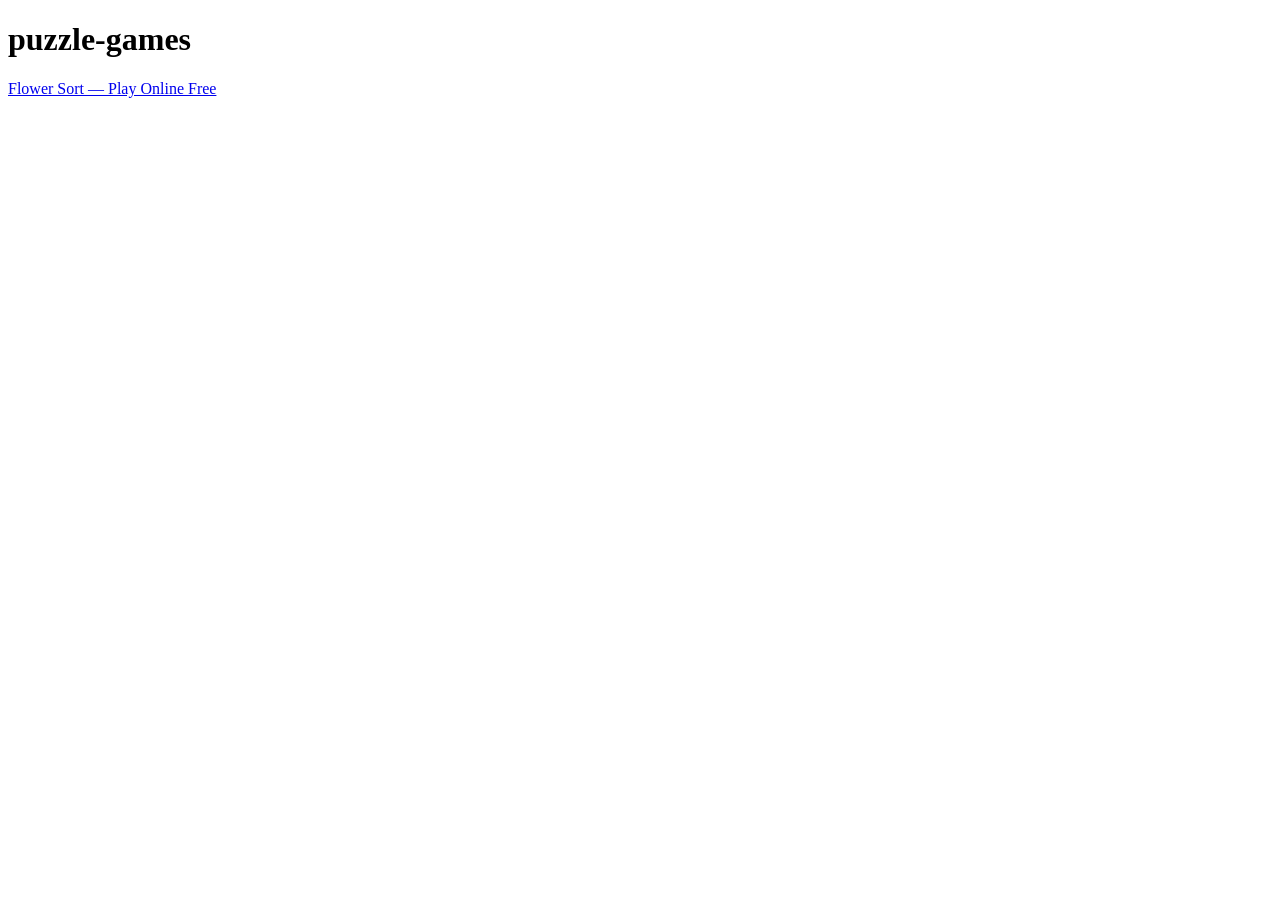
<file: tag/puzzle-games/index.html>
<!doctype html>
<html lang="en">
<head>
  <meta charset="utf-8">
  <meta name="viewport" content="width=device-width,initial-scale=1">
  <title>puzzle-games | Flower Sort — Play Online Free</title>
  <meta name="description" content="Browse puzzle-games browser games on flowersort.click.">
  <meta name="robots" content="index,follow,max-image-preview:large">
  <link rel="canonical" href="https://flowersort.click/tag/puzzle-games">
</head>
<body>
  <main>
    <h1>puzzle-games</h1>
    <a href="/game/flower-sort">Flower Sort — Play Online Free</a>
  </main>
</body>
</html>
</file>
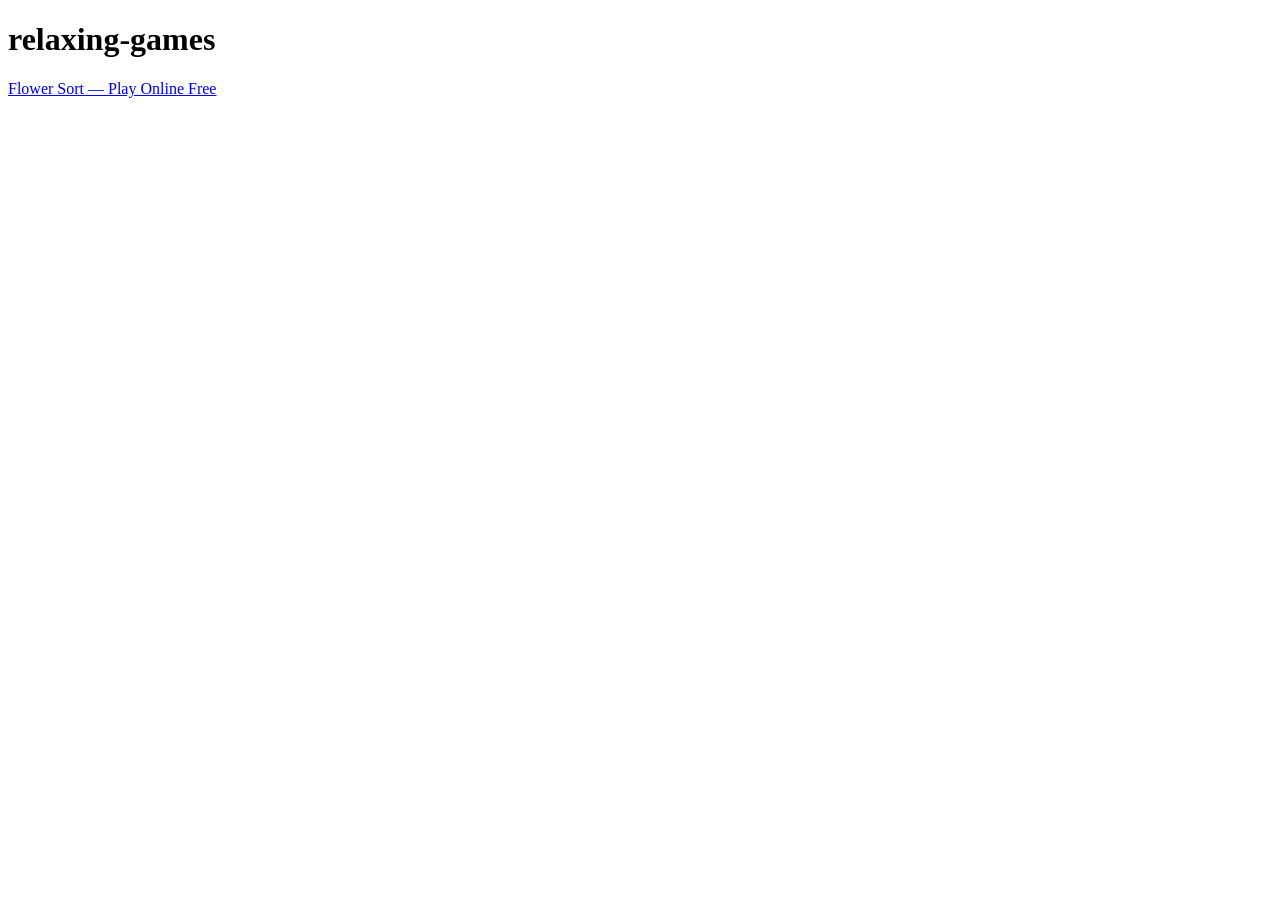
<file: tag/relaxing-games/index.html>
<!doctype html>
<html lang="en">
<head>
  <meta charset="utf-8">
  <meta name="viewport" content="width=device-width,initial-scale=1">
  <title>relaxing-games | Flower Sort — Play Online Free</title>
  <meta name="description" content="Browse relaxing-games browser games on flowersort.click.">
  <meta name="robots" content="index,follow,max-image-preview:large">
  <link rel="canonical" href="https://flowersort.click/tag/relaxing-games">
</head>
<body>
  <main>
    <h1>relaxing-games</h1>
    <a href="/game/flower-sort">Flower Sort — Play Online Free</a>
  </main>
</body>
</html>
</file>
<file: game/flower-sort/style.css>
:root {
  --bg-a: #111827;
  --bg-b: #1f2937;
  --panel: rgba(255, 255, 255, 0.95);
  --ink: #182033;
  --muted: #64748b;
  --accent: #34d399;
}

* { box-sizing: border-box; }

body {
  margin: 0;
  min-height: 100vh;
  font-family: "Trebuchet MS", "Segoe UI", sans-serif;
  background:
    radial-gradient(circle at top right, rgba(52, 211, 153, 0.18), transparent 30%),
    linear-gradient(160deg, var(--bg-a), var(--bg-b));
}

.fallback-shell {
  min-height: 100vh;
  display: grid;
  place-items: center;
  padding: 24px;
}

.game-card {
  width: min(980px, 100%);
  background: var(--panel);
  border-radius: 28px;
  box-shadow: 0 28px 70px rgba(15, 23, 42, 0.35);
  padding: 24px;
  display: grid;
  gap: 20px;
}

.hero-copy { display: grid; gap: 8px; }
.hero-copy h2 { margin: 0; font-size: clamp(2rem, 5vw, 3.6rem); line-height: 0.95; color: var(--ink); }
.eyebrow { margin: 0; color: var(--accent); text-transform: uppercase; letter-spacing: 0.12em; font-size: 0.78rem; font-weight: 700; }
.subtitle { margin: 0; color: var(--muted); line-height: 1.6; }

.stats-grid {
  display: grid;
  grid-template-columns: repeat(3, minmax(0, 1fr));
  gap: 14px;
}

.stat-card,
.stage-panel,
.mini-panel {
  background: rgba(255, 255, 255, 0.98);
  border: 1px solid rgba(23, 32, 51, 0.08);
  border-radius: 22px;
  box-shadow: 0 12px 28px rgba(23, 32, 51, 0.08);
}

.stat-card { padding: 16px 18px; display: grid; gap: 6px; }
.stat-card span { color: var(--muted); font-size: 0.78rem; text-transform: uppercase; letter-spacing: 0.08em; }
.stat-card strong { font-size: clamp(1.4rem, 3vw, 2.5rem); color: var(--ink); }

.play-grid {
  display: grid;
  grid-template-columns: minmax(0, 1.15fr) minmax(280px, 0.85fr);
  gap: 18px;
}

.stage-panel { padding: 22px; }
.board-panel { display: grid; gap: 16px; }

.board {
  display: grid;
  grid-template-columns: repeat(4, minmax(0, 1fr));
  gap: 10px;
}

.cell {
  border: none;
  min-height: 78px;
  border-radius: 20px;
  background: #e2e8f0;
  color: #0f172a;
  font-size: 1.4rem;
  font-weight: 800;
  cursor: pointer;
  transition: transform 120ms ease, background 120ms ease;
}

.cell.filled { background: linear-gradient(160deg, #ffffff, #bbf7d0); }
.cell.selected { outline: 3px solid #0f172a; transform: translateY(-2px); }
.cell.value-4 { background: linear-gradient(160deg, #dcfce7, #86efac); }
.cell.value-8 { background: linear-gradient(160deg, #bfdbfe, #60a5fa); }
.cell.value-16 { background: linear-gradient(160deg, #fef3c7, #f59e0b); }
.cell.value-32 { background: linear-gradient(160deg, #fecdd3, #fb7185); color: white; }

.side-panel { display: grid; gap: 18px; }
.mini-panel { padding: 18px; display: grid; gap: 12px; }
.mini-panel h3 { margin: 0; color: var(--ink); }

.session-list {
  list-style: none;
  padding: 0;
  margin: 0;
  display: grid;
  gap: 10px;
}

.session-list li {
  display: flex;
  justify-content: space-between;
  color: var(--muted);
}

.solid-btn {
  border: none;
  border-radius: 18px;
  padding: 14px 16px;
  background: var(--accent);
  color: white;
  font-size: 1rem;
  font-weight: 700;
  cursor: pointer;
}

.status-text {
  margin: 0;
  color: var(--muted);
  line-height: 1.6;
}

@media (max-width: 860px) {
  .play-grid { grid-template-columns: 1fr; }
}

@media (max-width: 560px) {
  .stats-grid { grid-template-columns: 1fr; }
  .cell { min-height: 64px; }
}
</file>
